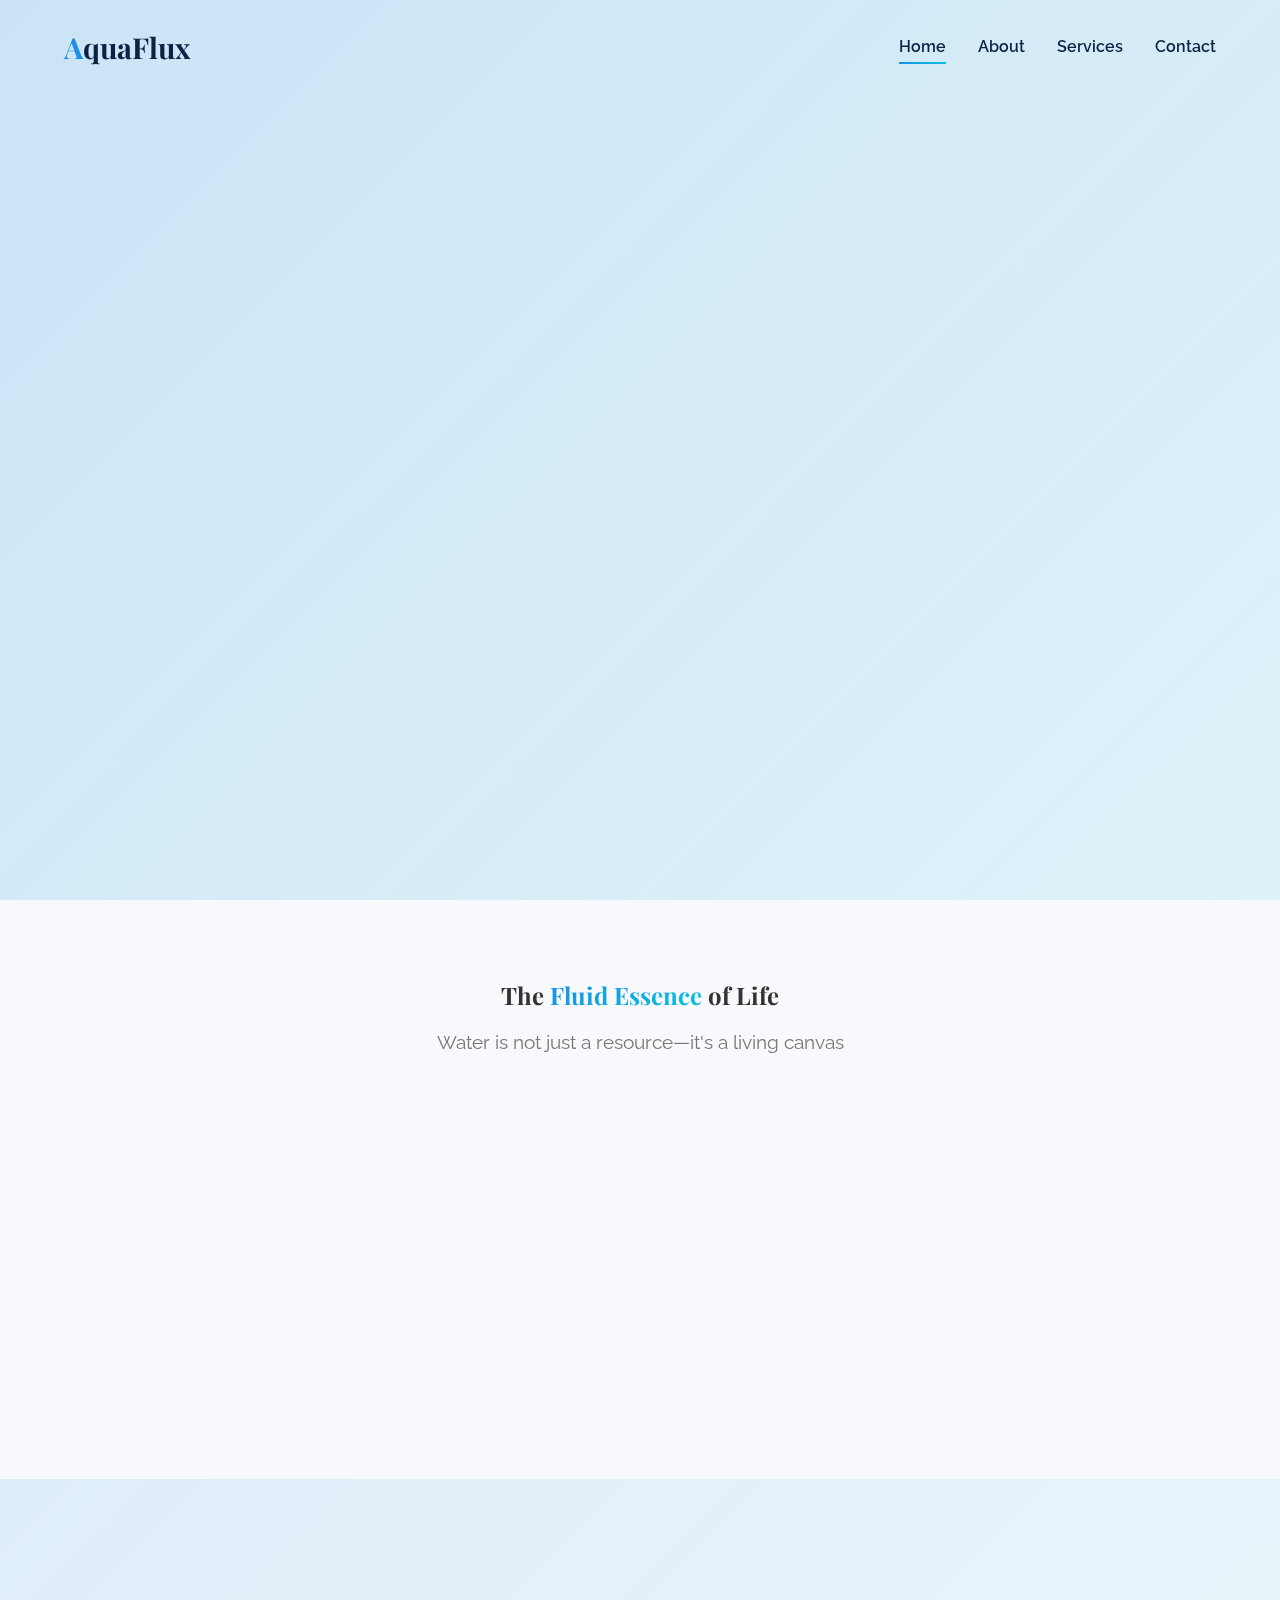
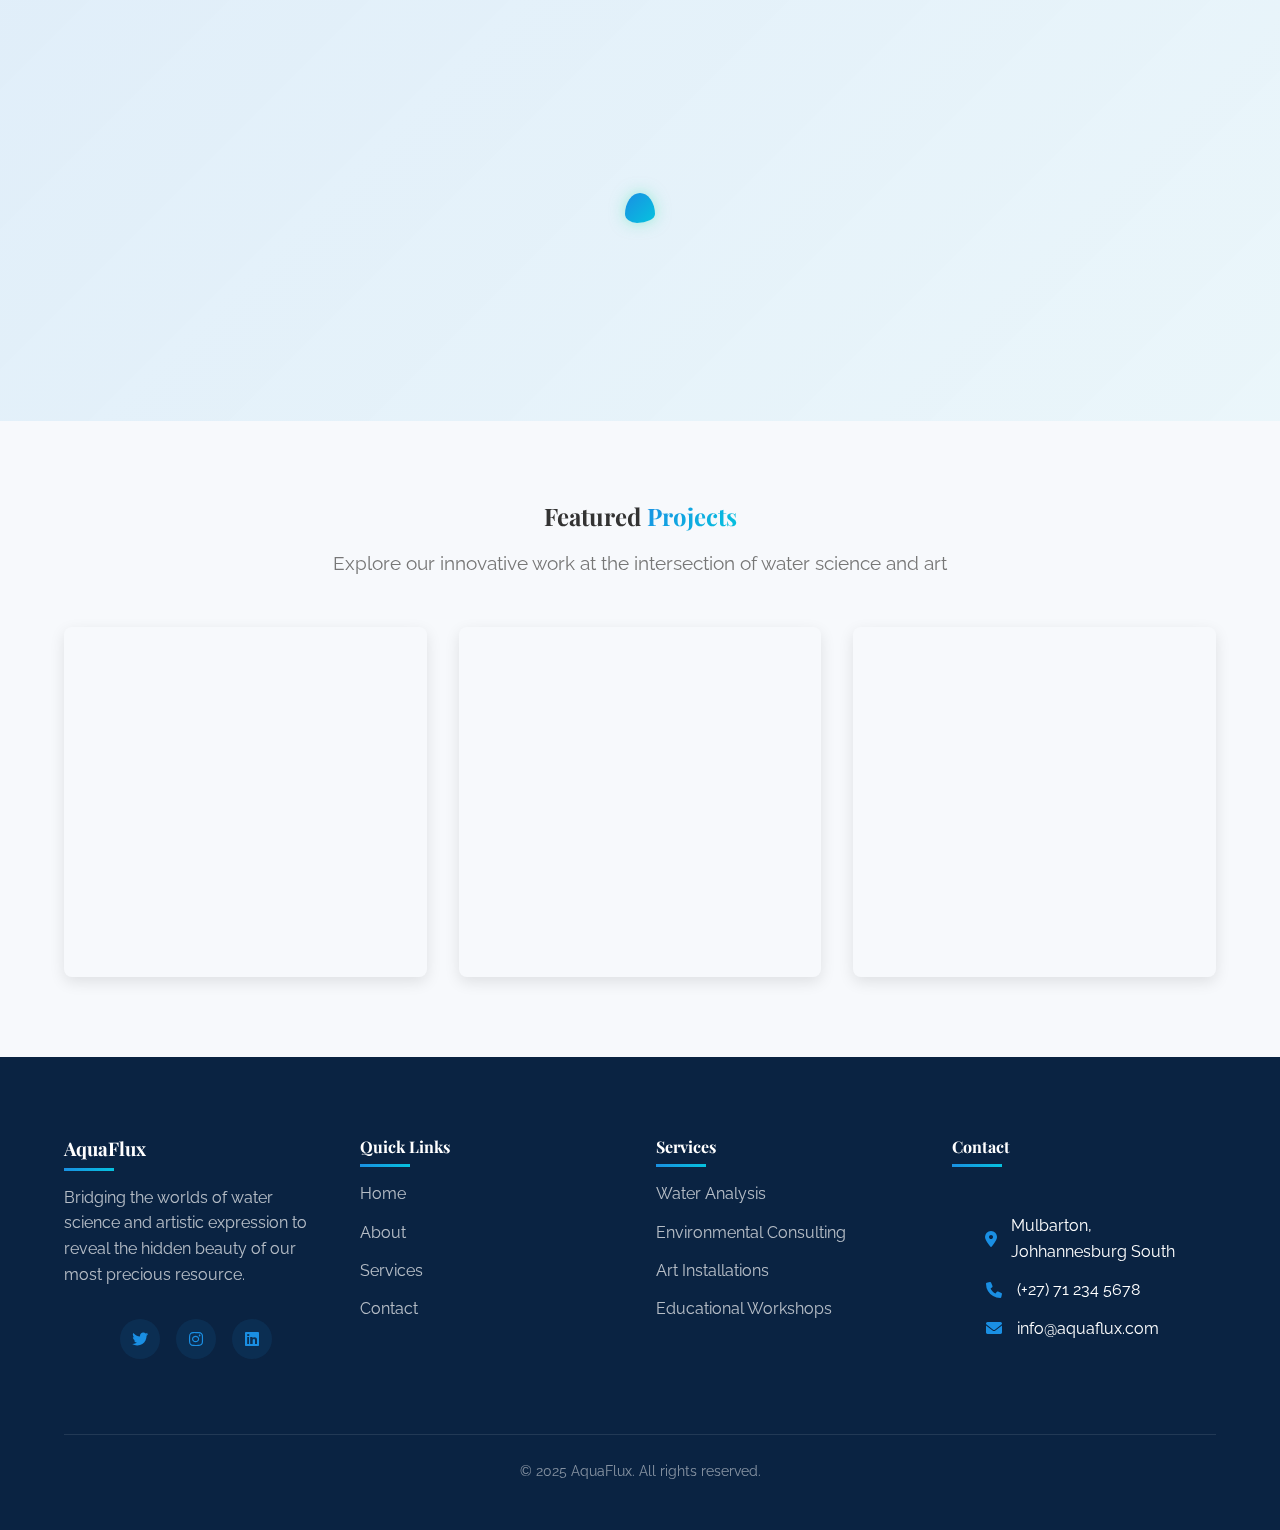
<file: index.html>
<!DOCTYPE html>
<html lang="en">
<head>
    <meta charset="UTF-8">
    <meta name="viewport" content="width=device-width, initial-scale=1.0">
    <title>AquaFlux | Water Science & Art</title>
    <link rel="stylesheet" href="css/main.css">
    <link rel="stylesheet" href="css/animations.css">
    <link rel="preconnect" href="https://fonts.googleapis.com">
    <link rel="preconnect" href="https://fonts.gstatic.com" crossorigin>
    <link href="https://fonts.googleapis.com/css2?family=Playfair+Display:wght@400;700&family=Raleway:wght@300;400;600&display=swap" rel="stylesheet">
    <link rel="stylesheet" href="https://cdnjs.cloudflare.com/ajax/libs/font-awesome/6.0.0-beta3/css/all.min.css">
</head>
<body>
    <div class="water-overlay"></div>
    
    <header class="main-header">
        <div class="container">
            <a href="index.html" class="logo">AquaFlux</a>
            
            <nav class="main-nav">
                <ul>
                    <li><a href="index.html" class="active">Home</a></li>
                    <li><a href="about.html">About</a></li>
                    <li><a href="services.html">Services</a></li>
                    <li><a href="contact.html">Contact</a></li>
                </ul>
            </nav>
            
            <div class="mobile-menu-toggle">
                <span></span>
                <span></span>
                <span></span>
            </div>
        </div>
    </header>
    
    <main>
        <section class="hero">
            <div class="container">
                <div class="hero-content">
                    <h1 class="animate-fade-in">Where Water Meets <span class="highlight">Art & Science</span></h1>
                    <p class="animate-slide-up">Exploring the beauty and complexity of water through innovative research and creative expression.</p>
                    <a href="services.html" class="btn btn-primary animate-slide-up">Discover Our Work</a>
                </div>
            </div>
        </section>
        
        <section class="intro-section">
            <div class="container">
                <div class="section-header">
                    <h2>The <span class="text-gradient">Fluid Essence</span> of Life</h2>
                    <p class="subtitle">Water is not just a resource—it's a living canvas</p>
                </div>
                
                <div class="grid-container">
                    <div class="grid-item animate-card">
                        <div class="card">
                            <div class="card-icon">
                                <i class="fas fa-tint"></i>
                            </div>
                            <h3>Water Analysis</h3>
                            <p>Precision testing and comprehensive water quality assessment using cutting-edge technology.</p>
                        </div>
                    </div>
                    
                    <div class="grid-item animate-card">
                        <div class="card">
                            <div class="card-icon">
                                <i class="fas fa-leaf"></i>
                            </div>
                            <h3>Ecosystem Studies</h3>
                            <p>Understanding aquatic ecosystems and their delicate balance with surrounding environments.</p>
                        </div>
                    </div>
                    
                    <div class="grid-item animate-card">
                        <div class="card">
                            <div class="card-icon">
                                <i class="fas fa-paint-brush"></i>
                            </div>
                            <h3>Artistic Exploration</h3>
                            <p>Capturing the beauty of water through photography, installations, and digital media.</p>
                        </div>
                    </div>
                </div>
            </div>
        </section>
        
        <section class="water-art-section">
            <div class="container">
                <div class="water-art-content">
                    <h2 class="animate-fade-in">The <span class="text-outline">Art</span> of Hydrology</h2>
                    <p class="animate-slide-up">Our work bridges the gap between scientific rigor and artistic expression, revealing water's hidden patterns and rhythms.</p>
                    <div class="water-drop-animation">
                        <div class="drop"></div>
                        <div class="ripple"></div>
                    </div>
                </div>
            </div>
        </section>
        
        <section class="featured-projects">
            <div class="container">
                <div class="section-header">
                    <h2>Featured <span class="text-gradient">Projects</span></h2>
                    <p class="subtitle">Explore our innovative work at the intersection of water science and art</p>
                </div>
                
                <div class="project-grid">
                    <div class="project-card">
                        <div class="project-image" style="background-image: url('https://images.unsplash.com/photo-1505118380757-91f5f5632de0?ixlib=rb-1.2.1&auto=format&fit=crop&w=800&q=80');">
                            <div class="project-overlay">
                                <h3>Microscopic Water Patterns</h3>
                                <a href="#" class="btn btn-outline">View Project</a>
                            </div>
                        </div>
                    </div>
                    
                    <div class="project-card">
                        <div class="project-image" style="background-image: url('https://unsplash.com/photos/pouring-water-on-persons-hands-YpZ2cj4s0oo');">
                            <div class="project-overlay">
                                <h3>Urban Water Systems</h3>
                                <a href="#" class="btn btn-outline">View Project</a>
                            </div>
                        </div>
                    </div>
                    
                    <div class="project-card">
                        <div class="project-image" style="background-image: url('https://images.unsplash.com/photo-1517420704952-d9f39e95b43e?ixlib=rb-1.2.1&auto=format&fit=crop&w=800&q=80');">
                            <div class="project-overlay">
                                <h3>Water Light Refractions</h3>
                                <a href="#" class="btn btn-outline">View Project</a>
                            </div>
                        </div>
                    </div>
                </div>
            </div>
        </section>
    </main>
    
    <footer class="main-footer">
        <div class="container">
            <div class="footer-grid">
                <div class="footer-col">
                    <h3>AquaFlux</h3>
                    <p>Bridging the worlds of water science and artistic expression to reveal the hidden beauty of our most precious resource.</p>
                    <div class="social-links">
                        <a href="#"><i class="fab fa-twitter"></i></a>
                        <a href="#"><i class="fab fa-instagram"></i></a>
                        <a href="#"><i class="fab fa-linkedin"></i></a>
                    </div>
                </div>
                
                <div class="footer-col">
                    <h4>Quick Links</h4>
                    <ul>
                        <li><a href="index.html">Home</a></li>
                        <li><a href="about.html">About</a></li>
                        <li><a href="services.html">Services</a></li>
                        <li><a href="contact.html">Contact</a></li>
                    </ul>
                </div>
                
                <div class="footer-col">
                    <h4>Services</h4>
                    <ul>
                        <li><a href="#">Water Analysis</a></li>
                        <li><a href="#">Environmental Consulting</a></li>
                        <li><a href="#">Art Installations</a></li>
                        <li><a href="#">Educational Workshops</a></li>
                    </ul>
                </div>
                
                <div class="footer-col">
                    <h4>Contact</h4>
                    <ul class="contact-info">
                        <li><i class="fas fa-map-marker-alt"></i> Mulbarton, Johhannesburg South </li>
                        <li><i class="fas fa-phone"></i> (+27) 71 234 5678</li>
                        <li><i class="fas fa-envelope"></i> info@aquaflux.com</li>
                    </ul>
                </div>
            </div>
            
            <div class="footer-bottom">
                <p>&copy; 2025 AquaFlux. All rights reserved.</p>
            </div>
        </div>
    </footer>
    
    <script src="js/main.js"></script>
</body>
</html>
</file>
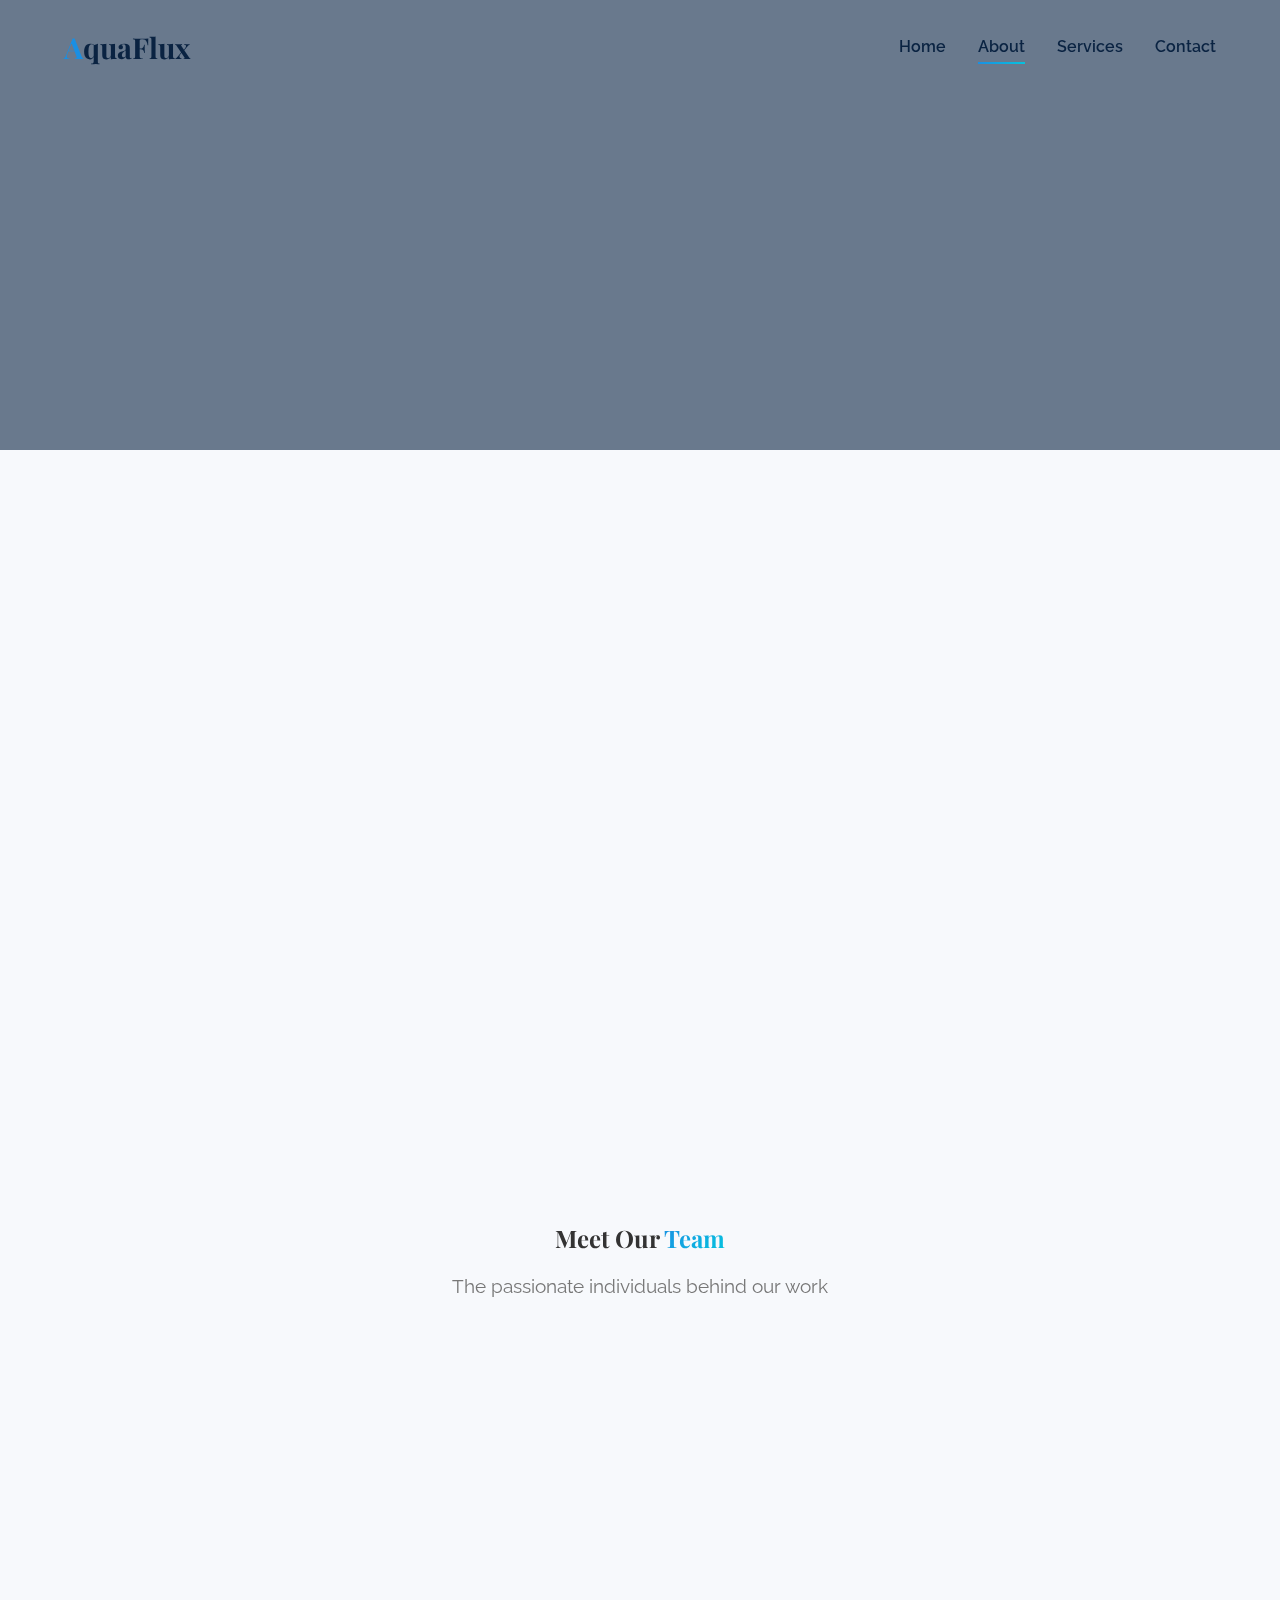
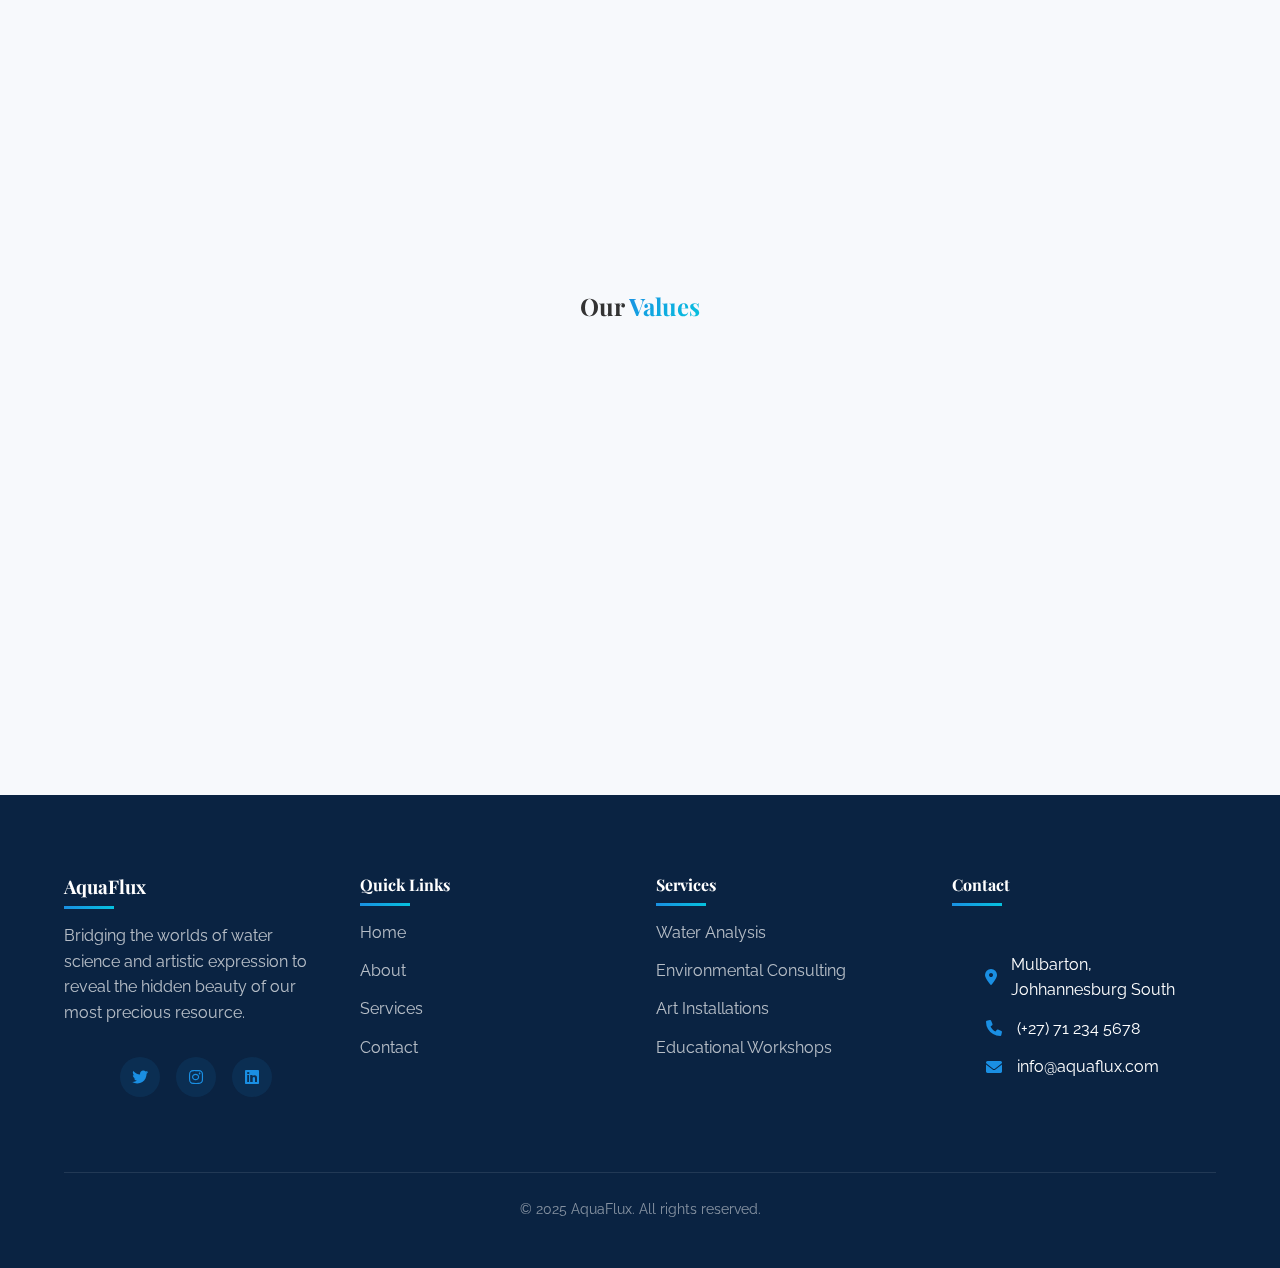
<file: about.html>
<!DOCTYPE html>
<html lang="en">
<head>
    <meta charset="UTF-8">
    <meta name="viewport" content="width=device-width, initial-scale=1.0">
    <title>About | AquaFlux</title>
    <link rel="stylesheet" href="css/main.css">
    <link rel="stylesheet" href="css/animations.css">
    <link rel="preconnect" href="https://fonts.googleapis.com">
    <link rel="preconnect" href="https://fonts.gstatic.com" crossorigin>
    <link href="https://fonts.googleapis.com/css2?family=Playfair+Display:wght@400;700&family=Raleway:wght@300;400;600&display=swap" rel="stylesheet">
    <link rel="stylesheet" href="https://cdnjs.cloudflare.com/ajax/libs/font-awesome/6.0.0-beta3/css/all.min.css">
</head>
<body>
    <div class="water-overlay"></div>
    
    <header class="main-header">
        <div class="container">
            <a href="index.html" class="logo">AquaFlux</a>
            
            <nav class="main-nav">
                <ul>
                    <li><a href="index.html">Home</a></li>
                    <li><a href="about.html" class="active">About</a></li>
                    <li><a href="services.html">Services</a></li>
                    <li><a href="contact.html">Contact</a></li>
                </ul>
            </nav>
            
            <div class="mobile-menu-toggle">
                <span></span>
                <span></span>
                <span></span>
            </div>
        </div>
    </header>
    
    <main>
        <section class="page-hero" style="background-image: url('https://images.unsplash.com/photo-1498550744921-75f79806b8a7?ixlib=rb-1.2.1&auto=format&fit=crop&w=1350&q=80');">
            <div class="container">
                <div class="hero-content">
                    <h1 class="animate-fade-in">Our <span class="highlight">Story</span></h1>
                    <p class="animate-slide-up">The journey of AquaFlux and our passion for water's dual nature</p>
                </div>
            </div>
        </section>
        
        <section class="about-section">
            <div class="container">
                <div class="about-grid">
                    <div class="about-content animate-slide-left">
                        <h2>The <span class="text-gradient">Vision</span> Behind AquaFlux</h2>
                        <p>Founded in 2022 by Environmental scientist and web developer, Mrs. Faith T. Tshisikule , AquaFlux began as a passion project to give water a different definition than just a natural resource. What started as scientific photography evolved into a multidisciplinary exploration of water's artistic and scientific dimensions.</p>
                        <p>Today, our team includes hydrologists, environmental scientists, photographers, software engineers and digital artists united by a common goal: to reveal water's hidden stories through both rigorous analysis and creative interpretation.</p>
                    </div>
                    <div class="about-image animate-slide-right">
                        <div class="image-frame">
                            <img src="images/pic1.jpg" alt="Team working in lab">
                        </div>
                    </div>
                </div>
            </div>
        </section>
        
        <section class="team-section">
            <div class="container">
                <div class="section-header">
                    <h2>Meet Our <span class="text-gradient">Team</span></h2>
                    <p class="subtitle">The passionate individuals behind our work</p>
                </div>
                
                <div class="team-grid">
                    <div class="team-member animate-card">
                        <div class="member-image" style="background-image: url('images/WhatsApp\ Image\ 2025-05-15\ at\ 02.39.22_5e57a9cb.jpg');"></div>
                        <h3>Mrs. T.F Tshisikule</h3>
                        <p class="position">Founder & Lead Scientist</p>
                        <p class="bio">Environmental Scientist, & Lead researcher in water quality and sustainability. </p>
                    </div>
                    
                    <div class="team-member animate-card">
                        <div class="member-image" style="background-image: url('https://images.unsplash.com/photo-1560250097-0b93528c311a?ixlib=rb-1.2.1&auto=format&fit=crop&w=634&q=80');"></div>
                        <h3>Marcus Chen</h3>
                        <p class="position">Hydrologist</p>
                        <p class="bio">Specializes in urban water systems and sustainable infrastructure solutions.</p>
                    </div>
                    
                    <div class="team-member animate-card">
                        <div class="member-image" style="background-image: url('https://images.unsplash.com/photo-1551836022-d5d88e9218df?ixlib=rb-1.2.1&auto=format&fit=crop&w=634&q=80');"></div>
                        <h3>Sophia Rivera</h3>
                        <p class="position">Visual Artist</p>
                        <p class="bio">Creates immersive installations that translate scientific data into sensory experiences.</p>
                    </div>
                </div>
            </div>
        </section>
        
        <section class="values-section">
            <div class="container">
                <div class="section-header">
                    <h2>Our <span class="text-gradient">Values</span></h2>
                </div>
                
                <div class="values-grid">
                    <div class="value-item animate-fade-in">
                        <div class="value-icon">
                            <i class="fas fa-atom"></i>
                        </div>
                        <h3>Scientific Integrity</h3>
                        <p>We maintain rigorous standards in all our research and analysis, ensuring accuracy and reliability in our findings.</p>
                    </div>
                    
                    <div class="value-item animate-fade-in">
                        <div class="value-icon">
                            <i class="fas fa-palette"></i>
                        </div>
                        <h3>Artistic Innovation</h3>
                        <p>We push creative boundaries to find new ways of representing water's complexity and beauty.</p>
                    </div>
                    
                    <div class="value-item animate-fade-in">
                        <div class="value-icon">
                            <i class="fas fa-globe-americas"></i>
                        </div>
                        <h3>Environmental Stewardship</h3>
                        <p>We're committed to protecting water resources and promoting sustainable practices.</p>
                    </div>
                    
                    <div class="value-item animate-fade-in">
                        <div class="value-icon">
                            <i class="fas fa-users"></i>
                        </div>
                        <h3>Community Engagement</h3>
                        <p>We believe in sharing knowledge and inspiring others to appreciate water's importance.</p>
                    </div>
                </div>
            </div>
        </section>
    </main>
    
    <footer class="main-footer">
        <div class="container">
            <div class="footer-grid">
                <div class="footer-col">
                    <h3>AquaFlux</h3>
                    <p>Bridging the worlds of water science and artistic expression to reveal the hidden beauty of our most precious resource.</p>
                    <div class="social-links">
                        <a href="#"><i class="fab fa-twitter"></i></a>
                        <a href="#"><i class="fab fa-instagram"></i></a>
                        <a href="#"><i class="fab fa-linkedin"></i></a>
                    </div>
                </div>
                
                <div class="footer-col">
                    <h4>Quick Links</h4>
                    <ul>
                        <li><a href="index.html">Home</a></li>
                        <li><a href="about.html">About</a></li>
                        <li><a href="services.html">Services</a></li>
                        <li><a href="contact.html">Contact</a></li>
                    </ul>
                </div>
                
                <div class="footer-col">
                    <h4>Services</h4>
                    <ul>
                        <li><a href="#">Water Analysis</a></li>
                        <li><a href="#">Environmental Consulting</a></li>
                        <li><a href="#">Art Installations</a></li>
                        <li><a href="#">Educational Workshops</a></li>
                    </ul>
                </div>
                
                <div class="footer-col">
                    <h4>Contact</h4>
                     <ul class="contact-info">
                        <li><i class="fas fa-map-marker-alt"></i> Mulbarton, Johhannesburg South </li>
                        <li><i class="fas fa-phone"></i> (+27) 71 234 5678</li>
                        <li><i class="fas fa-envelope"></i> info@aquaflux.com</li>
                    </ul>
                </div>
            </div>
            
            <div class="footer-bottom">
                <p>&copy; 2025 AquaFlux. All rights reserved.</p>
            </div>
        </div>
    </footer>
    
    <script src="js/main.js"></script>
</body>
</html>
</file>
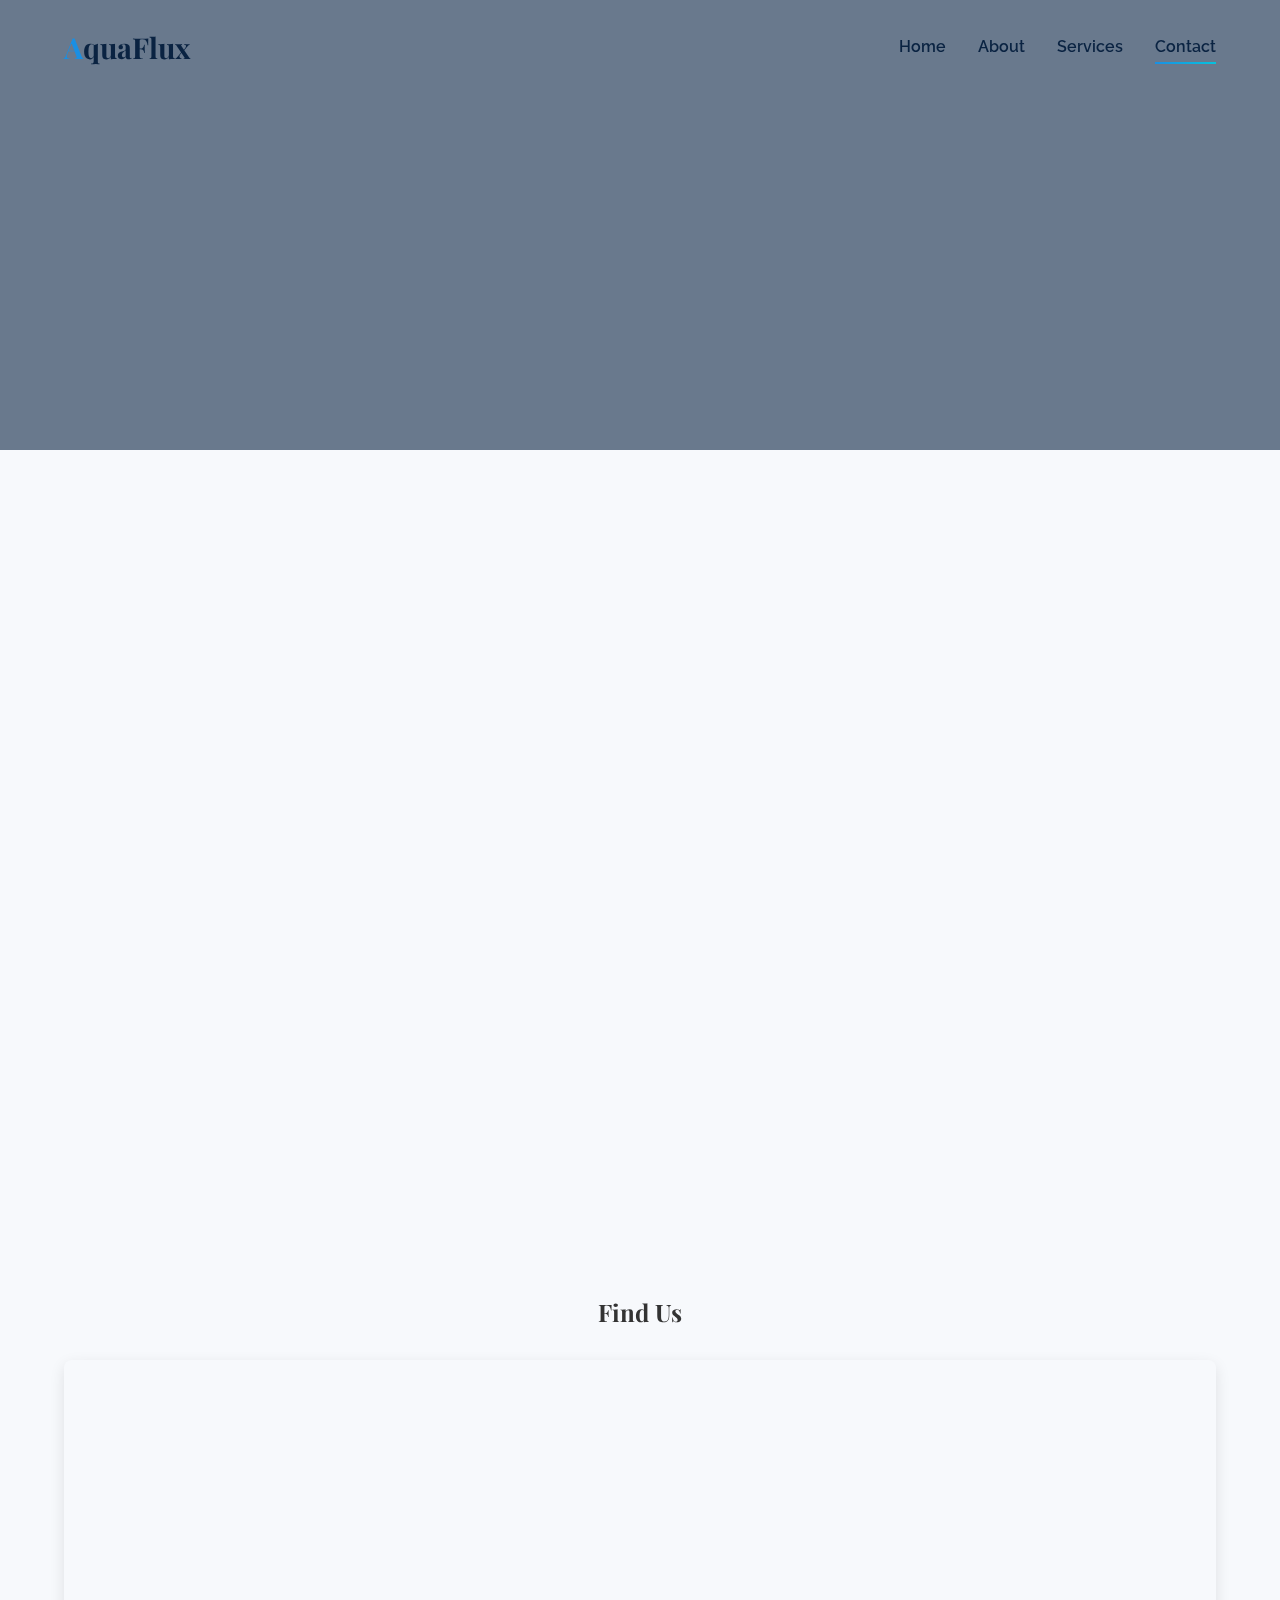
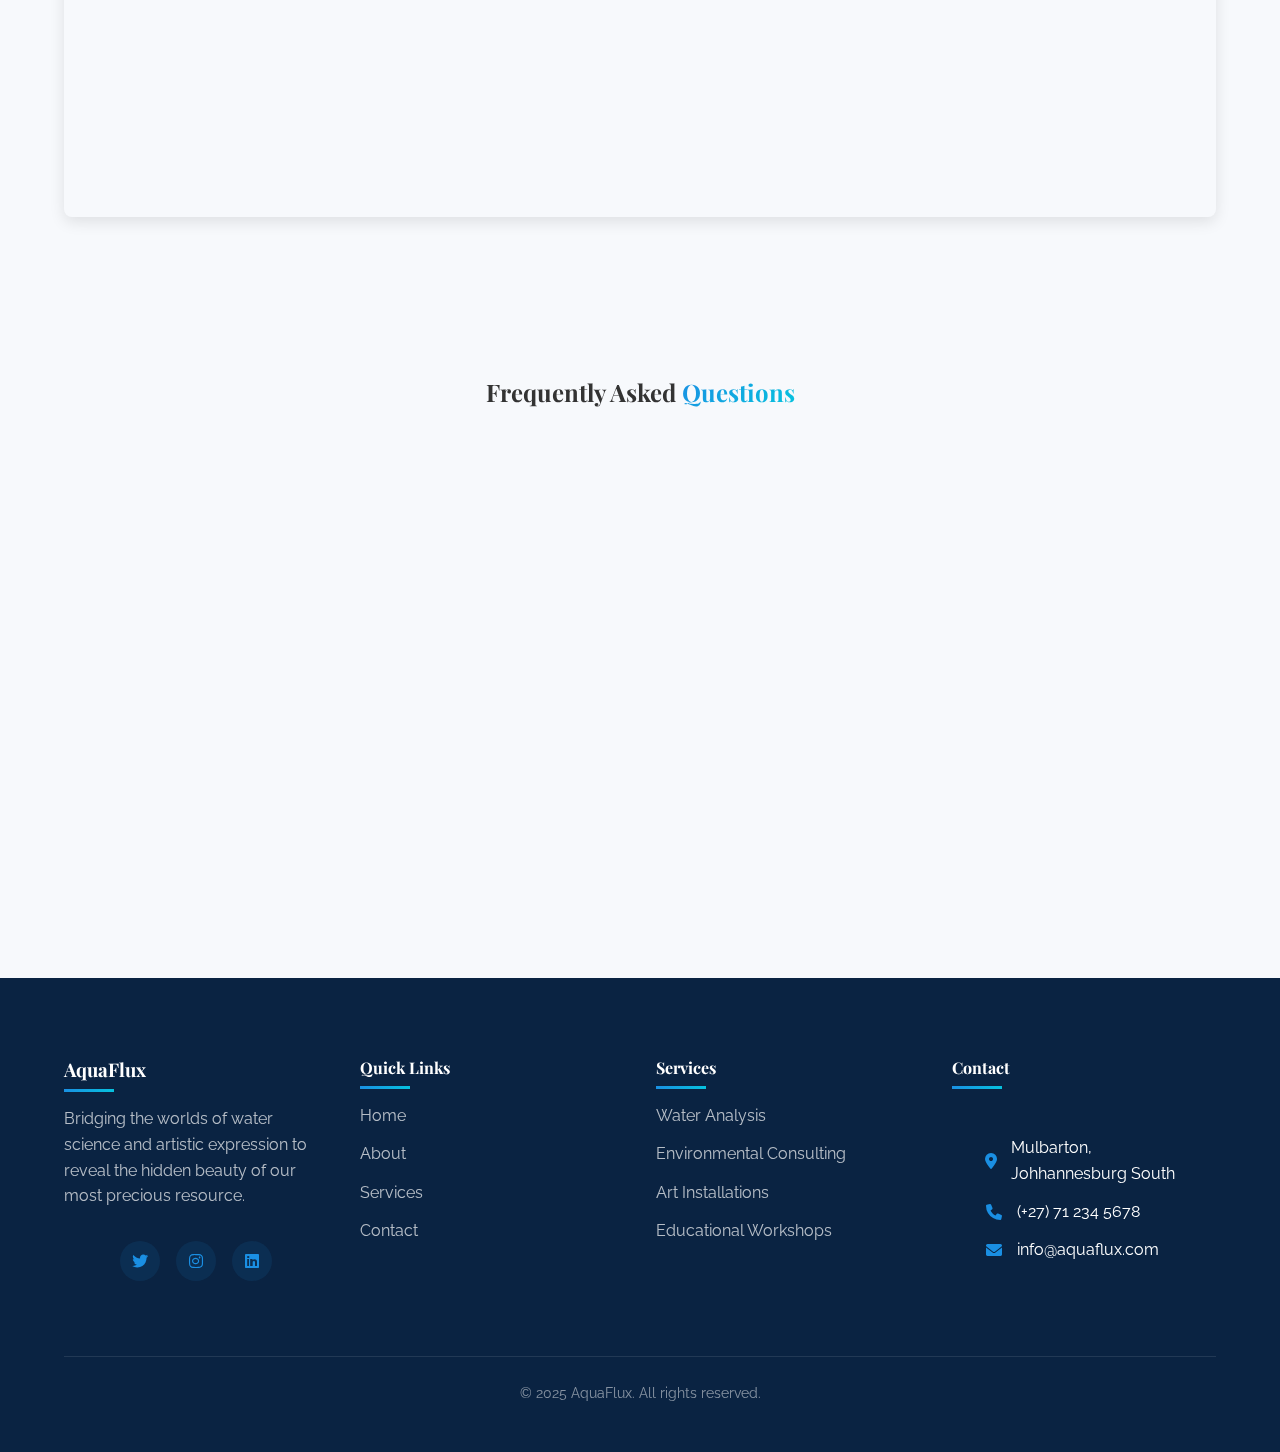
<file: contact.html>
<!DOCTYPE html>
<html lang="en">
<head>
    <meta charset="UTF-8">
    <meta name="viewport" content="width=device-width, initial-scale=1.0">
    <title>Contact | AquaFlux</title>
    <link rel="stylesheet" href="css/main.css">
    <link rel="stylesheet" href="css/animations.css">
    <link rel="preconnect" href="https://fonts.googleapis.com">
    <link rel="preconnect" href="https://fonts.gstatic.com" crossorigin>
    <link href="https://fonts.googleapis.com/css2?family=Playfair+Display:wght@400;700&family=Raleway:wght@300;400;600&display=swap" rel="stylesheet">
    <link rel="stylesheet" href="https://cdnjs.cloudflare.com/ajax/libs/font-awesome/6.0.0-beta3/css/all.min.css">
</head>
<body>
    <div class="water-overlay"></div>
    
    <header class="main-header">
        <div class="container">
            <a href="index.html" class="logo">AquaFlux</a>
            
            <nav class="main-nav">
                <ul>
                    <li><a href="index.html">Home</a></li>
                    <li><a href="about.html">About</a></li>
                    <li><a href="services.html">Services</a></li>
                    <li><a href="contact.html" class="active">Contact</a></li>
                </ul>
            </nav>
            
            <div class="mobile-menu-toggle">
                <span></span>
                <span></span>
                <span></span>
            </div>
        </div>
    </header>
    
    <main>
        <section class="page-hero" style="background-image: url('https://images.unsplash.com/photo-1518314916381-77a37c2a49ae?ixlib=rb-1.2.1&auto=format&fit=crop&w=1350&q=80');">
            <div class="container">
                <div class="hero-content">
                    <h1 class="animate-fade-in">Get In <span class="highlight">Touch</span></h1>
                    <p class="animate-slide-up">We'd love to hear about your water-related projects and questions</p>
                </div>
            </div>
        </section>
        
        <section class="contact-section">
            <div class="container">
                <div class="contact-grid">
                    <div class="contact-form animate-slide-left">
                        <h2>Send Us a Message</h2>
                        <form id="contactForm">
                            <div class="form-group">
                                <label for="name">Name</label>
                                <input type="text" id="name" name="name" required>
                            </div>
                            
                            <div class="form-group">
                                <label for="email">Email</label>
                                <input type="email" id="email" name="email" required>
                            </div>
                            
                            <div class="form-group">
                                <label for="subject">Subject</label>
                                <input type="text" id="subject" name="subject" required>
                            </div>
                            
                            <div class="form-group">
                                <label for="message">Message</label>
                                <textarea id="message" name="message" rows="5" required></textarea>
                            </div>
                            
                            <button type="submit" class="btn btn-primary">Send Message</button>
                        </form>
                    </div>
                    
                    <div class="contact-info animate-slide-right">
                        <h2>Contact Information</h2>
                        
                        <div class="info-item">
                            <div class="info-icon">
                                <i class="fas fa-map-marker-alt"></i>
                            </div>
                            <div class="info-content">
                                <h3>Address</h3>
                                <p>123 Waterfront Drive<br>Portland, OR 97201</p>
                            </div>
                        </div>
                        
                        <div class="info-item">
                            <div class="info-icon">
                                <i class="fas fa-phone"></i>
                            </div>
                            <div class="info-content">
                                <h3>Phone</h3>
                                <p>(555) 123-4567</p>
                            </div>
                        </div>
                        
                        <div class="info-item">
                            <div class="info-icon">
                                <i class="fas fa-envelope"></i>
                            </div>
                            <div class="info-content">
                                <h3>Email</h3>
                                <p>info@aquaflux.com</p>
                            </div>
                        </div>
                        
                        <div class="info-item">
                            <div class="info-icon">
                                <i class="fas fa-clock"></i>
                            </div>
                            <div class="info-content">
                                <h3>Hours</h3>
                                <p>Monday - Friday: 9am - 5pm<br>Saturday: 10am - 2pm<br>Sunday: Closed</p>
                            </div>
                        </div>
                        
                        <div class="social-links">
                            <a href="#"><i class="fab fa-twitter"></i></a>
                            <a href="#"><i class="fab fa-instagram"></i></a>
                            <a href="#"><i class="fab fa-linkedin"></i></a>
                            <a href="#"><i class="fab fa-youtube"></i></a>
                        </div>
                    </div>
                </div>
            </div>
        </section>
        
        <section class="map-section">
            <div class="container">
                <h2>Find Us</h2>
                <div class="map-container">
                    <iframe src="https://www.google.com/maps/embed?pb=!1m18!1m12!1m3!1d2795.302837355284!2d-122.6810226844406!3d45.52355897910168!2m3!1f0!2f0!3f0!3m2!1i1024!2i768!4f13.1!3m3!1m2!1s0x54950a023ba35679%3A0xdea7938bacfe0f06!2sWaterfront%20Park!5e0!3m2!1sen!2sus!4v1629830385363!5m2!1sen!2sus" width="100%" height="450" style="border:0;" allowfullscreen="" loading="lazy"></iframe>
                </div>
            </div>
        </section>
        
        <section class="faq-section">
            <div class="container">
                <div class="section-header">
                    <h2>Frequently Asked <span class="text-gradient">Questions</span></h2>
                </div>
                
                <div class="faq-container">
                    <div class="faq-item animate-card">
                        <div class="faq-question">
                            <h3>What types of water analysis do you perform?</h3>
                            <i class="fas fa-chevron-down"></i>
                        </div>
                        <div class="faq-answer">
                            <p>We offer comprehensive water testing including microbial analysis, chemical composition, heavy metal detection, pH balance, turbidity, and mineral content. Our lab is equipped to handle everything from drinking water to complex environmental samples.</p>
                        </div>
                    </div>
                    
                    <div class="faq-item animate-card">
                        <div class="faq-question">
                            <h3>How long does a typical water analysis take?</h3>
                            <i class="fas fa-chevron-down"></i>
                        </div>
                        <div class="faq-answer">
                            <p>Standard tests typically take 3-5 business days. More complex analyses may require 7-10 days. Rush services are available for an additional fee. We'll always provide a timeline estimate when we receive your samples.</p>
                        </div>
                    </div>
                    
                    <div class="faq-item animate-card">
                        <div class="faq-question">
                            <h3>Can you create custom art installations based on specific water data?</h3>
                            <i class="fas fa-chevron-down"></i>
                        </div>
                        <div class="faq-answer">
                            <p>Absolutely! Many of our most interesting projects begin with a client's unique water data set. We'll work with you to develop concepts that accurately represent your data while creating an engaging visual or sensory experience.</p>
                        </div>
                    </div>
                    
                    <div class="faq-item animate-card">
                        <div class="faq-question">
                            <h3>Do you offer educational programs for schools?</h3>
                            <i class="fas fa-chevron-down"></i>
                        </div>
                        <div class="faq-answer">
                            <p>Yes, we have age-appropriate programs for K-12 students as well as university-level workshops. Our educational offerings combine hands-on science with creative activities to engage students with water topics.</p>
                        </div>
                    </div>
                    
                    <div class="faq-item animate-card">
                        <div class="faq-question">
                            <h3>What areas do you serve for field work?</h3>
                            <i class="fas fa-chevron-down"></i>
                        </div>
                        <div class="faq-answer">
                            <p>While based in Portland, we regularly conduct field work throughout the Pacific Northwest. For projects further afield, we're happy to discuss travel arrangements. Many of our scientific analyses can be performed on samples shipped to our lab.</p>
                        </div>
                    </div>
                </div>
            </div>
        </section>
    </main>
    
    <footer class="main-footer">
        <div class="container">
            <div class="footer-grid">
                <div class="footer-col">
                    <h3>AquaFlux</h3>
                    <p>Bridging the worlds of water science and artistic expression to reveal the hidden beauty of our most precious resource.</p>
                    <div class="social-links">
                        <a href="#"><i class="fab fa-twitter"></i></a>
                        <a href="#"><i class="fab fa-instagram"></i></a>
                        <a href="#"><i class="fab fa-linkedin"></i></a>
                    </div>
                </div>
                
                <div class="footer-col">
                    <h4>Quick Links</h4>
                    <ul>
                        <li><a href="index.html">Home</a></li>
                        <li><a href="about.html">About</a></li>
                        <li><a href="services.html">Services</a></li>
                        <li><a href="contact.html">Contact</a></li>
                    </ul>
                </div>
                
                <div class="footer-col">
                    <h4>Services</h4>
                    <ul>
                        <li><a href="#">Water Analysis</a></li>
                        <li><a href="#">Environmental Consulting</a></li>
                        <li><a href="#">Art Installations</a></li>
                        <li><a href="#">Educational Workshops</a></li>
                    </ul>
                </div>
                
                <div class="footer-col">
                    <h4>Contact</h4>
                    <ul class="contact-info">
                        <li><i class="fas fa-map-marker-alt"></i> Mulbarton, Johhannesburg South </li>
                        <li><i class="fas fa-phone"></i> (+27) 71 234 5678</li>
                        <li><i class="fas fa-envelope"></i> info@aquaflux.com</li>
                    </ul>
                </div>
            </div>
            
            <div class="footer-bottom">
                <p>&copy; 2025 AquaFlux. All rights reserved.</p>
            </div>
        </div>
    </footer>
    
    <script src="js/main.js"></script>
</body>
</html>
</file>
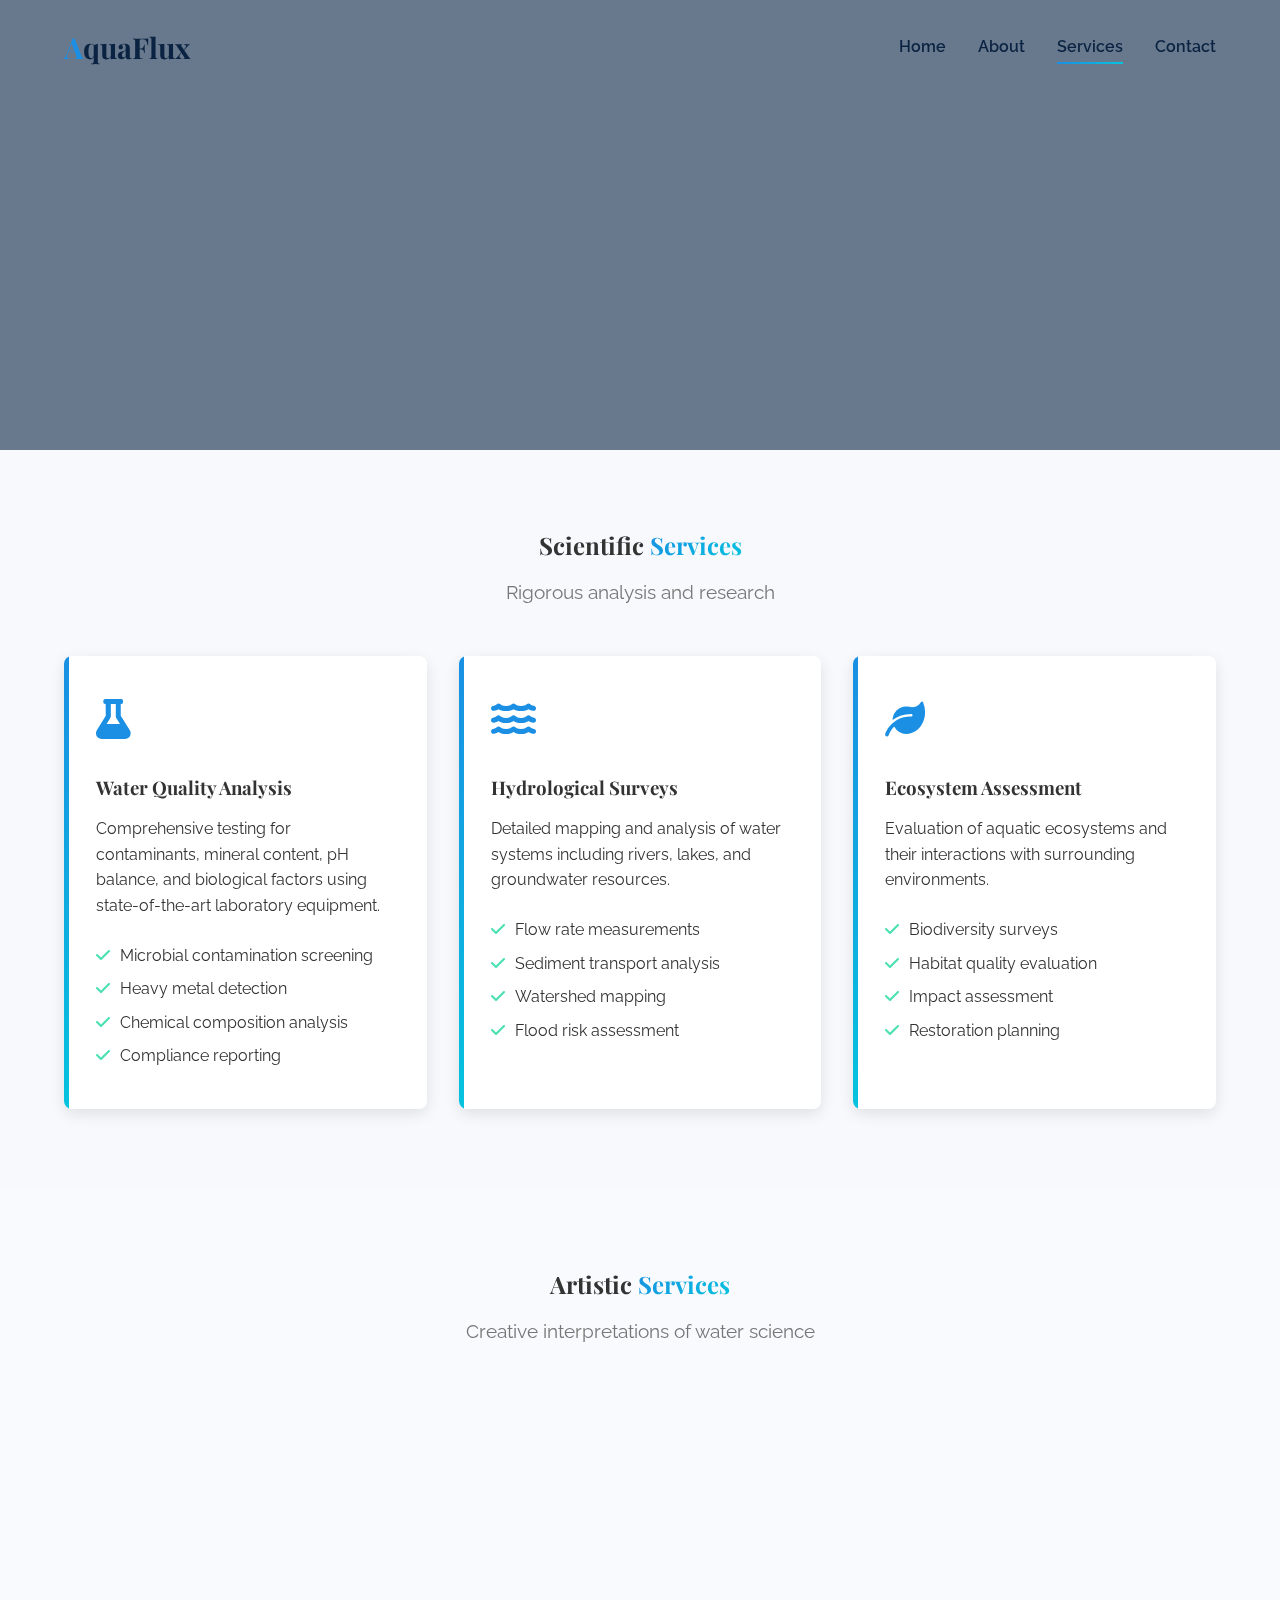
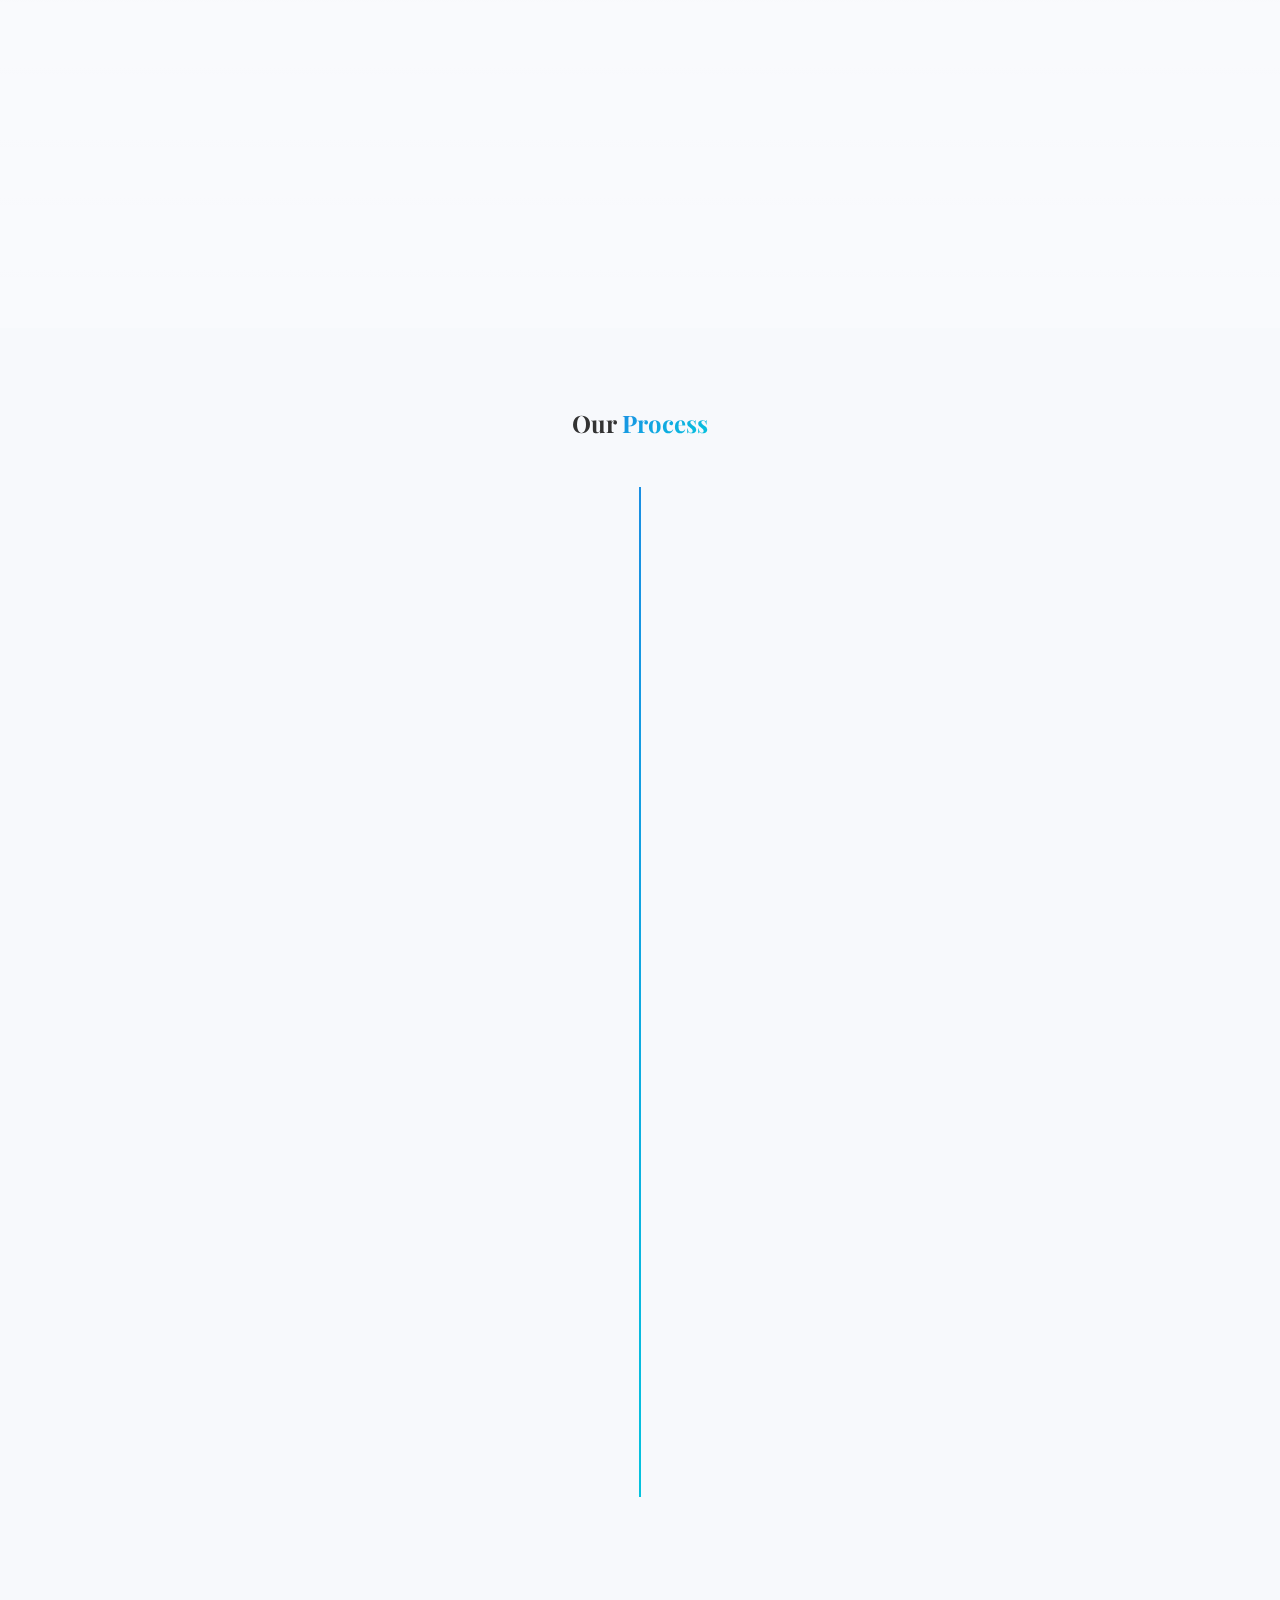
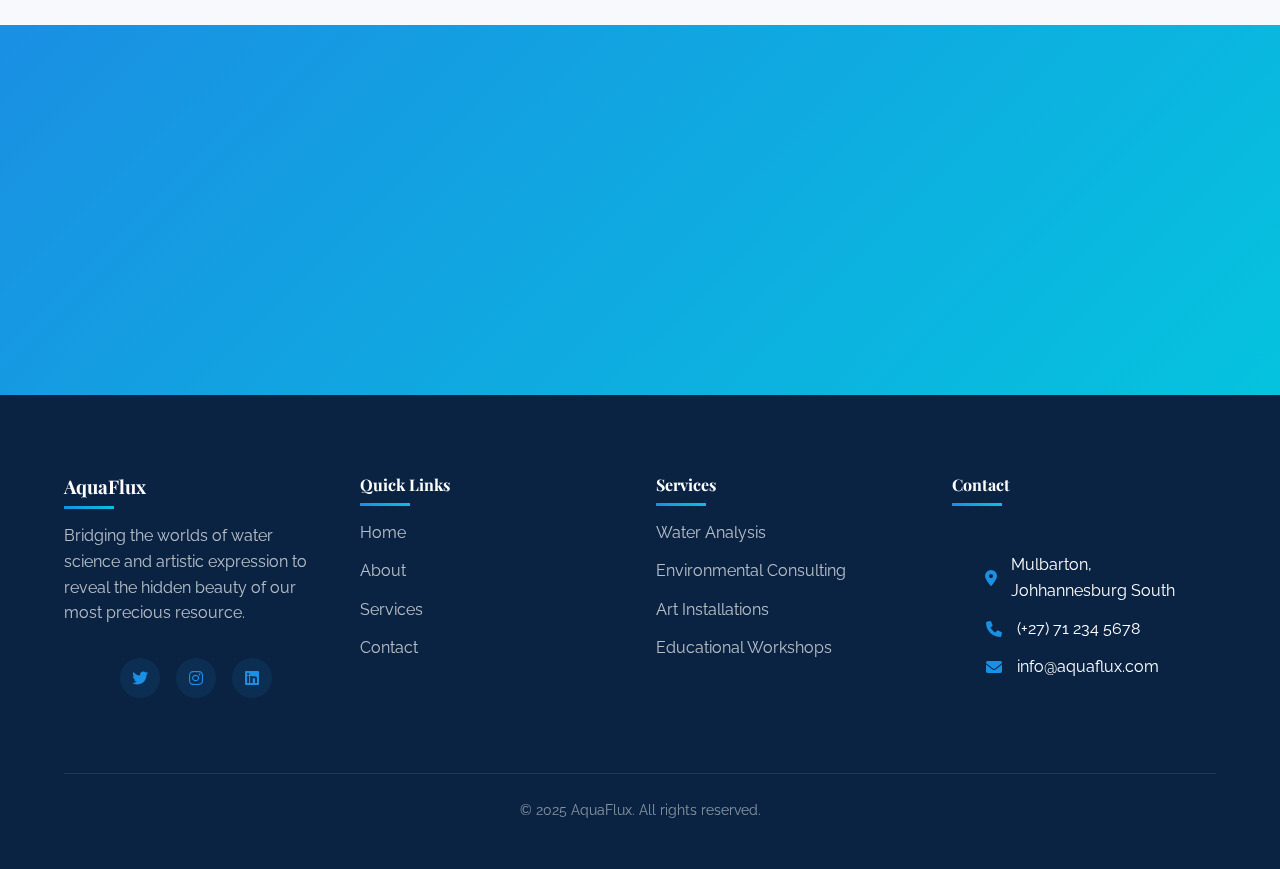
<file: services.html>
<!DOCTYPE html>
<html lang="en">
<head>
    <meta charset="UTF-8">
    <meta name="viewport" content="width=device-width, initial-scale=1.0">
    <title>Services | AquaFlux</title>
    <link rel="stylesheet" href="css/main.css">
    <link rel="stylesheet" href="css/animations.css">
    <link rel="preconnect" href="https://fonts.googleapis.com">
    <link rel="preconnect" href="https://fonts.gstatic.com" crossorigin>
    <link href="https://fonts.googleapis.com/css2?family=Playfair+Display:wght@400;700&family=Raleway:wght@300;400;600&display=swap" rel="stylesheet">
    <link rel="stylesheet" href="https://cdnjs.cloudflare.com/ajax/libs/font-awesome/6.0.0-beta3/css/all.min.css">
</head>
<body>
    <div class="water-overlay"></div>
    
    <header class="main-header">
        <div class="container">
            <a href="index.html" class="logo">AquaFlux</a>
            
            <nav class="main-nav">
                <ul>
                    <li><a href="index.html">Home</a></li>
                    <li><a href="about.html">About</a></li>
                    <li><a href="services.html" class="active">Services</a></li>
                    <li><a href="contact.html">Contact</a></li>
                </ul>
            </nav>
            
            <div class="mobile-menu-toggle">
                <span></span>
                <span></span>
                <span></span>
            </div>
        </div>
    </header>
    
    <main>
        <section class="page-hero" style="background-image: url('https://images.unsplash.com/photo-1517420704952-d9f39e95b43e?ixlib=rb-1.2.1&auto=format&fit=crop&w=1350&q=80');">
            <div class="container">
                <div class="hero-content">
                    <h1 class="animate-fade-in">Our <span class="highlight">Services</span></h1>
                    <p class="animate-slide-up">Bridging science and art to reveal water's hidden dimensions</p>
                </div>
            </div>
        </section>
        
        <section class="services-section">
            <div class="container">
                <div class="section-header">
                    <h2>Scientific <span class="text-gradient">Services</span></h2>
                    <p class="subtitle">Rigorous analysis and research</p>
                </div>
                
                <div class="services-grid">
                    <div class="service-card animate-card">
                        <div class="service-icon">
                            <i class="fas fa-flask"></i>
                        </div>
                        <h3>Water Quality Analysis</h3>
                        <p>Comprehensive testing for contaminants, mineral content, pH balance, and biological factors using state-of-the-art laboratory equipment.</p>
                        <ul class="service-features">
                            <li>Microbial contamination screening</li>
                            <li>Heavy metal detection</li>
                            <li>Chemical composition analysis</li>
                            <li>Compliance reporting</li>
                        </ul>
                    </div>
                    
                    <div class="service-card animate-card">
                        <div class="service-icon">
                            <i class="fas fa-water"></i>
                        </div>
                        <h3>Hydrological Surveys</h3>
                        <p>Detailed mapping and analysis of water systems including rivers, lakes, and groundwater resources.</p>
                        <ul class="service-features">
                            <li>Flow rate measurements</li>
                            <li>Sediment transport analysis</li>
                            <li>Watershed mapping</li>
                            <li>Flood risk assessment</li>
                        </ul>
                    </div>
                    
                    <div class="service-card animate-card">
                        <div class="service-icon">
                            <i class="fas fa-leaf"></i>
                        </div>
                        <h3>Ecosystem Assessment</h3>
                        <p>Evaluation of aquatic ecosystems and their interactions with surrounding environments.</p>
                        <ul class="service-features">
                            <li>Biodiversity surveys</li>
                            <li>Habitat quality evaluation</li>
                            <li>Impact assessment</li>
                            <li>Restoration planning</li>
                        </ul>
                    </div>
                </div>
            </div>
        </section>
        
        <section class="services-section light-bg">
            <div class="container">
                <div class="section-header">
                    <h2>Artistic <span class="text-gradient">Services</span></h2>
                    <p class="subtitle">Creative interpretations of water science</p>
                </div>
                
                <div class="services-grid">
                    <div class="service-card animate-card">
                        <div class="service-icon">
                            <i class="fas fa-camera"></i>
                        </div>
                        <h3>Scientific Photography</h3>
                        <p>High-resolution imaging of water at various scales, from macroscopic to microscopic.</p>
                        <ul class="service-features">
                            <li>Microscopic water crystal photography</li>
                            <li>Time-lapse flow visualization</li>
                            <li>Pollution documentation</li>
                            <li>Custom scientific imaging</li>
                        </ul>
                    </div>
                    
                    <div class="service-card animate-card">
                        <div class="service-icon">
                            <i class="fas fa-vr-cardboard"></i>
                        </div>
                        <h3>Immersive Installations</h3>
                        <p>Interactive art pieces that translate water data into sensory experiences.</p>
                        <ul class="service-features">
                            <li>Data-driven water sculptures</li>
                            <li>Interactive digital displays</li>
                            <li>Augmented reality experiences</li>
                            <li>Site-specific installations</li>
                        </ul>
                    </div>
                    
                    <div class="service-card animate-card">
                        <div class="service-icon">
                            <i class="fas fa-chalkboard-teacher"></i>
                        </div>
                        <h3>Educational Programs</h3>
                        <p>Workshops and presentations that make water science accessible and engaging.</p>
                        <ul class="service-features">
                            <li>School outreach programs</li>
                            <li>Community workshops</li>
                            <li>Corporate training</li>
                            <li>Custom curriculum development</li>
                        </ul>
                    </div>
                </div>
            </div>
        </section>
        
        <section class="process-section">
            <div class="container">
                <div class="section-header">
                    <h2>Our <span class="text-gradient">Process</span></h2>
                </div>
                
                <div class="process-timeline">
                    <div class="process-item animate-fade-in">
                        <div class="process-number">1</div>
                        <div class="process-content">
                            <h3>Discovery</h3>
                            <p>We begin by understanding your specific needs, whether it's scientific analysis or artistic interpretation. This involves initial consultations and preliminary assessments.</p>
                        </div>
                    </div>
                    
                    <div class="process-item animate-fade-in">
                        <div class="process-number">2</div>
                        <div class="process-content">
                            <h3>Research & Data Collection</h3>
                            <p>Our team conducts thorough field work, laboratory analysis, or artistic research depending on the project requirements.</p>
                        </div>
                    </div>
                    
                    <div class="process-item animate-fade-in">
                        <div class="process-number">3</div>
                        <div class="process-content">
                            <h3>Analysis & Interpretation</h3>
                            <p>Scientific data is rigorously analyzed, while artistic projects move into conceptual development and prototyping phases.</p>
                        </div>
                    </div>
                    
                    <div class="process-item animate-fade-in">
                        <div class="process-number">4</div>
                        <div class="process-content">
                            <h3>Implementation</h3>
                            <p>We deliver comprehensive reports for scientific projects or complete artistic installations, ensuring all work meets our high standards.</p>
                        </div>
                    </div>
                    
                    <div class="process-item animate-fade-in">
                        <div class="process-number">5</div>
                        <div class="process-content">
                            <h3>Review & Follow-up</h3>
                            <p>We conduct post-project evaluations and offer ongoing support to ensure complete satisfaction with our services.</p>
                        </div>
                    </div>
                </div>
            </div>
        </section>
        
        <section class="cta-section">
            <div class="container">
                <div class="cta-content">
                    <h2 class="animate-fade-in">Ready to Explore Water in New Dimensions?</h2>
                    <p class="animate-slide-up">Whether you need scientific analysis or artistic interpretation, our team can help reveal the hidden stories in water.</p>
                    <a href="contact.html" class="btn btn-primary animate-slide-up">Get in Touch</a>
                </div>
            </div>
        </section>
    </main>
    
    <footer class="main-footer">
        <div class="container">
            <div class="footer-grid">
                <div class="footer-col">
                    <h3>AquaFlux</h3>
                    <p>Bridging the worlds of water science and artistic expression to reveal the hidden beauty of our most precious resource.</p>
                    <div class="social-links">
                        <a href="#"><i class="fab fa-twitter"></i></a>
                        <a href="#"><i class="fab fa-instagram"></i></a>
                        <a href="#"><i class="fab fa-linkedin"></i></a>
                    </div>
                </div>
                
                <div class="footer-col">
                    <h4>Quick Links</h4>
                    <ul>
                        <li><a href="index.html">Home</a></li>
                        <li><a href="about.html">About</a></li>
                        <li><a href="services.html">Services</a></li>
                        <li><a href="contact.html">Contact</a></li>
                    </ul>
                </div>
                
                <div class="footer-col">
                    <h4>Services</h4>
                    <ul>
                        <li><a href="#">Water Analysis</a></li>
                        <li><a href="#">Environmental Consulting</a></li>
                        <li><a href="#">Art Installations</a></li>
                        <li><a href="#">Educational Workshops</a></li>
                    </ul>
                </div>
                
                <div class="footer-col">
                    <h4>Contact</h4>
                     <ul class="contact-info">
                        <li><i class="fas fa-map-marker-alt"></i> Mulbarton, Johhannesburg South </li>
                        <li><i class="fas fa-phone"></i> (+27) 71 234 5678</li>
                        <li><i class="fas fa-envelope"></i> info@aquaflux.com</li>
                    </ul>
                </div>
            </div>
            
            <div class="footer-bottom">
                <p>&copy; 2025 AquaFlux. All rights reserved.</p>
            </div>
        </div>
    </footer>
    
    <script src="js/main.js"></script>
</body>
</html>
</file>
<file: css/main.css>
/* Base Styles & Variables */
:root {
    --primary-color: #1a8fe3;
    --secondary-color: #05c3de;
    --accent-color: #4ce0b3;
    --dark-color: #0a2342;
    --light-color: #f7f9fc;
    --text-color: #333;
    --text-light: #777;
    --gradient: linear-gradient(135deg, var(--primary-color), var(--secondary-color));
    --font-main: 'Raleway', sans-serif;
    --font-heading: 'Playfair Display', serif;
    --transition: all 0.3s ease;
    --shadow: 0 5px 15px rgba(0, 0, 0, 0.1);
    --shadow-hover: 0 8px 25px rgba(0, 0, 0, 0.15);
    --border-radius: 8px;
    --container-width: 1200px;
}

* {
    margin: 0;
    padding: 0;
    box-sizing: border-box;
}

body {
    font-family: var(--font-main);
    color: var(--text-color);
    line-height: 1.6;
    background-color: var(--light-color);
    position: relative;
    overflow-x: hidden;
}

h1, h2, h3, h4, h5, h6 {
    font-family: var(--font-heading);
    font-weight: 700;
    line-height: 1.3;
    margin-bottom: 1rem;
}

p {
    margin-bottom: 1.5rem;
}

a {
    text-decoration: none;
    color: var(--primary-color);
    transition: var(--transition);
}

img {
    max-width: 100%;
    height: auto;
}

ul {
    list-style: none;
}

.container {
    width: 100%;
    max-width: var(--container-width);
    margin: 0 auto;
    padding: 0 1.5rem;
}

.btn {
    display: inline-block;
    padding: 0.8rem 1.8rem;
    border-radius: var(--border-radius);
    font-weight: 600;
    text-align: center;
    cursor: pointer;
    transition: var(--transition);
    border: none;
}

.btn-primary {
    background: var(--gradient);
    color: white;
    box-shadow: var(--shadow);
}

.btn-primary:hover {
    transform: translateY(-3px);
    box-shadow: var(--shadow-hover);
}

.btn-outline {
    background: transparent;
    color: white;
    border: 2px solid white;
}

.btn-outline:hover {
    background: white;
    color: var(--primary-color);
}

.text-gradient {
    background: var(--gradient);
    -webkit-background-clip: text;
    background-clip: text;
    color: transparent;
}

.text-outline {
    color: transparent;
    -webkit-text-stroke: 1px var(--primary-color);
    text-stroke: 1px var(--primary-color);
}

.highlight {
    position: relative;
    display: inline-block;
    z-index: 1;
}

.highlight::after {
    content: '';
    position: absolute;
    bottom: 5px;
    left: 0;
    width: 100%;
    height: 10px;
    background-color: rgba(74, 224, 179, 0.3);
    z-index: -1;
    transform: skew(-15deg);
}

.section-header {
    text-align: center;
    margin-bottom: 3rem;
}

.section-header .subtitle {
    color: var(--text-light);
    font-size: 1.2rem;
}

.light-bg {
    background-color: rgba(247, 249, 252, 0.8);
    padding: 5rem 0;
    position: relative;
}

.light-bg::before {
    content: '';
    position: absolute;
    top: 0;
    left: 0;
    width: 100%;
    height: 100%;
    background: linear-gradient(to bottom, rgba(255, 255, 255, 0.9), rgba(255, 255, 255, 0.7));
    z-index: -1;
}

/* Water Overlay Effect */
.water-overlay {
    position: fixed;
    top: 0;
    left: 0;
    width: 100%;
    height: 100%;
    background: url('https://images.unsplash.com/photo-1498550744921-75f79806b8a7?ixlib=rb-1.2.1&auto=format&fit=crop&w=1350&q=80') center/cover no-repeat;
    opacity: 0.03;
    z-index: -1;
    pointer-events: none;
}

/* Header Styles */
.main-header {
    position: fixed;
    top: 0;
    left: 0;
    width: 100%;
    padding: 1.5rem 0;
    z-index: 1000;
    transition: var(--transition);
}

.main-header.scrolled {
    background-color: rgba(255, 255, 255, 0.95);
    box-shadow: var(--shadow);
    padding: 1rem 0;
}

.main-header .container {
    display: flex;
    justify-content: space-between;
    align-items: center;
}

.logo {
    font-family: var(--font-heading);
    font-size: 1.8rem;
    font-weight: 700;
    color: var(--dark-color);
}

.logo::first-letter {
    color: var(--primary-color);
}

.main-nav ul {
    display: flex;
}

.main-nav li {
    margin-left: 2rem;
}

.main-nav a {
    color: var(--dark-color);
    font-weight: 600;
    position: relative;
    padding: 0.5rem 0;
}

.main-nav a::after {
    content: '';
    position: absolute;
    bottom: 0;
    left: 0;
    width: 0;
    height: 2px;
    background: var(--gradient);
    transition: var(--transition);
}

.main-nav a:hover::after,
.main-nav a.active::after {
    width: 100%;
}

.mobile-menu-toggle {
    display: none;
    flex-direction: column;
    justify-content: space-between;
    width: 30px;
    height: 21px;
    cursor: pointer;
}

.mobile-menu-toggle span {
    display: block;
    height: 3px;
    width: 100%;
    background-color: var(--dark-color);
    border-radius: 3px;
    transition: var(--transition);
}

/* Hero Section */
.hero {
    height: 100vh;
    min-height: 700px;
    display: flex;
    align-items: center;
    position: relative;
    overflow: hidden;
    background: linear-gradient(135deg, rgba(26, 143, 227, 0.2), rgba(5, 195, 222, 0.1));
}

.hero::before {
    content: '';
    position: absolute;
    top: 0;
    left: 0;
    width: 100%;
    height: 100%;
    background: url('https://images.unsplash.com/photo-1505118380757-91f5f5632de0?ixlib=rb-1.2.1&auto=format&fit=crop&w=1920&q=80') center/cover no-repeat;
    opacity: 0.4;
    z-index: -1;
}

.hero-content {
    max-width: 600px;
}

.hero h1 {
    font-size: 3.5rem;
    margin-bottom: 1.5rem;
}

.hero p {
    font-size: 1.2rem;
    margin-bottom: 2rem;
    color: var(--text-color);
}

/* Page Hero */
.page-hero {
    height: 50vh;
    min-height: 400px;
    display: flex;
    align-items: center;
    position: relative;
    background-size: cover;
    background-position: center;
    background-attachment: fixed;
}

.page-hero::before {
    content: '';
    position: absolute;
    top: 0;
    left: 0;
    width: 100%;
    height: 100%;
    background: rgba(10, 35, 66, 0.6);
    z-index: 0;
}

.page-hero .hero-content {
    position: relative;
    z-index: 1;
    color: white;
}

.page-hero h1 {
    font-size: 3rem;
}

.page-hero p {
    color: rgba(255, 255, 255, 0.9);
}

/* Grid Layouts */
.grid-container {
    display: grid;
    grid-template-columns: repeat(auto-fit, minmax(300px, 1fr));
    gap: 2rem;
    margin-top: 2rem;
}

.grid-item {
    transition: var(--transition);
}

/* Card Styles */
.card {
    background: white;
    border-radius: var(--border-radius);
    padding: 2rem;
    box-shadow: var(--shadow);
    transition: var(--transition);
    height: 100%;
}

.card:hover {
    transform: translateY(-10px);
    box-shadow: var(--shadow-hover);
}

.card-icon {
    font-size: 2.5rem;
    color: var(--primary-color);
    margin-bottom: 1.5rem;
}

/* Intro Section */
.intro-section {
    padding: 5rem 0;
    position: relative;
}

/* Water Art Section */
.water-art-section {
    padding: 8rem 0;
    background: linear-gradient(135deg, rgba(26, 143, 227, 0.1), rgba(5, 195, 222, 0.05));
    position: relative;
    overflow: hidden;
}

.water-art-content {
    text-align: center;
    max-width: 800px;
    margin: 0 auto;
    position: relative;
}

.water-art-content h2 {
    font-size: 3rem;
    margin-bottom: 1.5rem;
}

.water-drop-animation {
    position: relative;
    width: 100px;
    height: 100px;
    margin: 3rem auto 0;
}

.drop {
    position: absolute;
    top: 0;
    left: 50%;
    transform: translateX(-50%);
    width: 30px;
    height: 30px;
    background: var(--gradient);
    border-radius: 50% 50% 60% 40% / 70% 70% 30% 30%;
    box-shadow: 0 0 15px rgba(74, 224, 179, 0.5);
    z-index: 1;
}

.ripple {
    position: absolute;
    top: 50%;
    left: 50%;
    transform: translate(-50%, -50%);
    width: 30px;
    height: 30px;
    border: 2px solid var(--primary-color);
    border-radius: 50%;
    opacity: 0;
}

/* Featured Projects */
.featured-projects {
    padding: 5rem 0;
}

.project-grid {
    display: grid;
    grid-template-columns: repeat(auto-fit, minmax(350px, 1fr));
    gap: 2rem;
}

.project-card {
    border-radius: var(--border-radius);
    overflow: hidden;
    height: 350px;
    position: relative;
    box-shadow: var(--shadow);
    transition: var(--transition);
}

.project-card:hover {
    transform: translateY(-10px);
    box-shadow: var(--shadow-hover);
}

.project-image {
    width: 100%;
    height: 100%;
    background-size: cover;
    background-position: center;
    transition: var(--transition);
}

.project-overlay {
    position: absolute;
    top: 0;
    left: 0;
    width: 100%;
    height: 100%;
    background: rgba(10, 35, 66, 0.8);
    display: flex;
    flex-direction: column;
    justify-content: center;
    align-items: center;
    opacity: 0;
    transition: var(--transition);
    padding: 2rem;
    text-align: center;
    color: white;
}

.project-card:hover .project-overlay {
    opacity: 1;
}

.project-overlay h3 {
    color: white;
    margin-bottom: 1.5rem;
    font-size: 1.5rem;
}

/* About Page Styles */
.about-section {
    padding: 5rem 0;
}

.about-grid {
    display: grid;
    grid-template-columns: 1fr 1fr;
    gap: 4rem;
    align-items: center;
}

.about-image {
    position: relative;
}

.image-frame {
    border-radius: var(--border-radius);
    overflow: hidden;
    box-shadow: var(--shadow);
    position: relative;
    width: 400px;
;
}

.image-frame::before {
    content: '';
    position: absolute;
    top: 20px;
    left: 20px;
    width: 100%;
    height: 100%;
    border: 3px solid var(--accent-color);
    border-radius: var(--border-radius);
    z-index: -1;
}

.image-frame img {
    display: block;
    width: 100%;
    height: auto;
}

/* Team Section */
.team-section {
    padding: 5rem 0;
    background: linear-gradient(to bottom, rgba(247, 249, 252, 0.9), rgba(255, 255, 255, 0.7)));
}

.team-grid {
    display: grid;
    grid-template-columns: repeat(auto-fit, minmax(250px, 1fr));
    gap: 2rem;
    margin-top: 3rem;
}

.team-member {
    text-align: center;
    background: white;
    padding: 2rem;
    border-radius: var(--border-radius);
    box-shadow: var(--shadow);
    transition: var(--transition);
}

.team-member:hover {
    transform: translateY(-10px);
    box-shadow: var(--shadow-hover);
}

.member-image {
    width: 150px;
    height: 150px;
    border-radius: 50%;
    margin: 0 auto 1.5rem;
    background-size: cover;
    background-position: center;
    border: 5px solid white;
    box-shadow: 0 5px 15px rgba(0, 0, 0, 0.1);
}

.team-member h3 {
    margin-bottom: 0.5rem;
}

.position {
    color: var(--primary-color);
    font-weight: 600;
    margin-bottom: 1rem;
}

.bio {
    font-size: 0.9rem;
    color: var(--text-light);
}

/* Values Section */
.values-section {
    padding: 5rem 0;
}

.values-grid {
    display: grid;
    grid-template-columns: repeat(auto-fit, minmax(250px, 1fr));
    gap: 2rem;
    margin-top: 3rem;
}

.value-item {
    text-align: center;
    padding: 2rem;
    background: white;
    border-radius: var(--border-radius);
    box-shadow: var(--shadow);
    transition: var(--transition);
}

.value-item:hover {
    transform: translateY(-10px);
    box-shadow: var(--shadow-hover);
}

.value-icon {
    font-size: 2.5rem;
    color: var(--primary-color);
    margin-bottom: 1.5rem;
}

/* Services Page Styles */
.services-section {
    padding: 5rem 0;
}

.services-grid {
    display: grid;
    grid-template-columns: repeat(auto-fit, minmax(350px, 1fr));
    gap: 2rem;
    margin-top: 3rem;
}

.service-card {
    background: white;
    border-radius: var(--border-radius);
    padding: 2rem;
    box-shadow: var(--shadow);
    transition: var(--transition);
    position: relative;
    overflow: hidden;
}

.service-card:hover {
    transform: translateY(-10px);
    box-shadow: var(--shadow-hover);
}

.service-card::before {
    content: '';
    position: absolute;
    top: 0;
    left: 0;
    width: 5px;
    height: 100%;
    background: var(--gradient);
    transition: var(--transition);
}

.service-card:hover::before {
    width: 100%;
    opacity: 0.1;
}

.service-icon {
    font-size: 2.5rem;
    color: var(--primary-color);
    margin-bottom: 1.5rem;
    position: relative;
    z-index: 1;
}

.service-card h3 {
    position: relative;
    z-index: 1;
}

.service-card p {
    position: relative;
    z-index: 1;
}

.service-features {
    margin-top: 1.5rem;
    position: relative;
    z-index: 1;
}

.service-features li {
    margin-bottom: 0.5rem;
    padding-left: 1.5rem;
    position: relative;
}

.service-features li::before {
    content: '\f00c';
    font-family: 'Font Awesome 6 Free';
    font-weight: 900;
    position: absolute;
    left: 0;
    color: var(--accent-color);
}

/* Process Section */
.process-section {
    padding: 5rem 0;
    background: linear-gradient(to bottom, rgba(247, 249, 252, 0.9), rgba(255, 255, 255, 0.7)));
}

.process-timeline {
    position: relative;
    max-width: 800px;
    margin: 3rem auto 0;
}

.process-timeline::before {
    content: '';
    position: absolute;
    top: 0;
    left: 50%;
    transform: translateX(-50%);
    width: 2px;
    height: 100%;
    background: var(--gradient);
}

.process-item {
    display: flex;
    margin-bottom: 3rem;
    position: relative;
}

.process-item:nth-child(odd) {
    flex-direction: row-reverse;
    text-align: right;
}

.process-number {
    width: 50px;
    height: 50px;
    background: var(--gradient);
    color: white;
    border-radius: 50%;
    display: flex;
    justify-content: center;
    align-items: center;
    font-weight: bold;
    font-size: 1.2rem;
    margin: 0 1.5rem;
    flex-shrink: 0;
    position: relative;
    z-index: 1;
}

.process-content {
    background: white;
    padding: 1.5rem;
    border-radius: var(--border-radius);
    box-shadow: var(--shadow);
    flex-grow: 1;
}

.process-item:nth-child(odd) .process-content {
    margin-right: auto;
}

.process-item:nth-child(even) .process-content {
    margin-left: auto;
}

/* CTA Section */
.cta-section {
    padding: 5rem 0;
    text-align: center;
    background: var(--gradient);
    color: white;
}

.cta-section h2 {
    color: white;
    font-size: 2.5rem;
    margin-bottom: 1.5rem;
}

.cta-section p {
    max-width: 600px;
    margin: 0 auto 2rem;
    color: rgba(255, 255, 255, 0.9);
}

/* Contact Page Styles */
.contact-section {
    padding: 5rem 0;
}

.contact-grid {
    display: grid;
    grid-template-columns: 1fr 1fr;
    gap: 4rem;
}

.contact-form {
    background: white;
    padding: 2rem;
    border-radius: var(--border-radius);
    box-shadow: var(--shadow);
}

.contact-form h2 {
    margin-bottom: 2rem;
    text-align: center;
}

.form-group {
    margin-bottom: 1.5rem;
}

.form-group label {
    display: block;
    margin-bottom: 0.5rem;
    font-weight: 600;
}

.form-group input,
.form-group textarea {
    width: 100%;
    padding: 0.8rem;
    border: 1px solid #ddd;
    border-radius: var(--border-radius);
    font-family: var(--font-main);
    transition: var(--transition);
}

.form-group input:focus,
.form-group textarea:focus {
    outline: none;
    border-color: var(--primary-color);
    box-shadow: 0 0 0 3px rgba(26, 143, 227, 0.2);
}

.form-group textarea {
    min-height: 150px;
    resize: vertical;
}

.contact-info {
    padding: 2rem;
}

.contact-info h2 {
    margin-bottom: 2rem;
    text-align: center;
}

.info-item {
    display: flex;
    margin-bottom: 1.5rem;
}

.info-icon {
    font-size: 1.5rem;
    color: var(--primary-color);
    margin-right: 1rem;
    width: 40px;
    height: 40px;
    background: rgba(26, 143, 227, 0.1);
    border-radius: 50%;
    display: flex;
    justify-content: center;
    align-items: center;
}

.info-content h3 {
    margin-bottom: 0.3rem;
    font-size: 1.2rem;
}

.social-links {
    display: flex;
    justify-content: center;
    margin-top: 2rem;
}

.social-links a {
    display: flex;
    justify-content: center;
    align-items: center;
    width: 40px;
    height: 40px;
    background: rgba(26, 143, 227, 0.1);
    border-radius: 50%;
    margin: 0 0.5rem;
    color: var(--primary-color);
    transition: var(--transition);
}

.social-links a:hover {
    background: var(--primary-color);
    color: white;
}

/* Map Section */
.map-section {
    padding: 0 0 5rem;
}

.map-section h2 {
    text-align: center;
    margin-bottom: 2rem;
}

.map-container {
    border-radius: var(--border-radius);
    overflow: hidden;
    box-shadow: var(--shadow);
}

/* FAQ Section */
.faq-section {
    padding: 5rem 0;
    background: linear-gradient(to bottom, rgba(247, 249, 252, 0.9), rgba(255, 255, 255, 0.7)));
}

.faq-container {
    max-width: 800px;
    margin: 0 auto;
}

.faq-item {
    background: white;
    border-radius: var(--border-radius);
    margin-bottom: 1rem;
    box-shadow: var(--shadow);
    overflow: hidden;
}

.faq-question {
    padding: 1.5rem;
    display: flex;
    justify-content: space-between;
    align-items: center;
    cursor: pointer;
    transition: var(--transition);
}

.faq-question:hover {
    background: rgba(26, 143, 227, 0.05);
}

.faq-question h3 {
    margin-bottom: 0;
}

.faq-question i {
    transition: var(--transition);
}

.faq-answer {
    padding: 0 1.5rem;
    max-height: 0;
    overflow: hidden;
    transition: max-height 0.3s ease;
}

.faq-item.active .faq-answer {
    padding: 0 1.5rem 1.5rem;
    max-height: 500px;
}

.faq-item.active .faq-question i {
    transform: rotate(180deg);
}

/* Footer Styles */
.main-footer {
    background-color: var(--dark-color);
    color: white;
    padding: 5rem 0 0;
}

.footer-grid {
    display: grid;
    grid-template-columns: repeat(auto-fit, minmax(250px, 1fr));
    gap: 2rem;
    margin-bottom: 3rem;
}

.footer-col h3, 
.footer-col h4 {
    color: white;
    margin-bottom: 1.5rem;
    position: relative;
}

.footer-col h3::after,
.footer-col h4::after {
    content: '';
    position: absolute;
    bottom: -10px;
    left: 0;
    width: 50px;
    height: 3px;
    background: var(--gradient);
}

.footer-col p {
    color: rgba(255, 255, 255, 0.7);
    margin-bottom: 1.5rem;
}

.footer-col ul li {
    margin-bottom: 0.8rem;
}

.footer-col ul li a {
    color: rgba(255, 255, 255, 0.7);
    transition: var(--transition);
}

.footer-col ul li a:hover {
    color: white;
    padding-left: 5px;
}

.contact-info li {
    margin-bottom: 1rem;
    display: flex;
    align-items: center;
}

.contact-info i {
    margin-right: 0.8rem;
    color: var(--primary-color);
    width: 20px;
    text-align: center;
}

.footer-bottom {
    text-align: center;
    padding: 1.5rem 0;
    border-top: 1px solid rgba(255, 255, 255, 0.1);
    color: rgba(255, 255, 255, 0.5);
    font-size: 0.9rem;
}

/* Responsive Styles */
@media (max-width: 992px) {
    .about-grid {
        grid-template-columns: 1fr;
    }
    
    .about-image {
        order: -1;
    }
    
    .contact-grid {
        grid-template-columns: 1fr;
    }
    
    .process-timeline::before {
        left: 25px;
    }
    
    .process-item {
        flex-direction: row;
        text-align: left;
    }
    
    .process-item:nth-child(odd) {
        flex-direction: row;
        text-align: left;
    }
    
    .process-content {
        margin-left: 80px !important;
    }
}

@media (max-width: 768px) {
    .main-nav {
        position: fixed;
        top: 80px;
        left: 0;
        width: 100%;
        background: white;
        box-shadow: var(--shadow);
        padding: 1rem 0;
        transform: translateY(-150%);
        opacity: 0;
        transition: var(--transition);
    }
    
    .main-nav.active {
        transform: translateY(0);
        opacity: 1;
    }
    
    .main-nav ul {
        flex-direction: column;
    }
    
    .main-nav li {
        margin: 0;
        text-align: center;
    }
    
    .main-nav a {
        display: block;
        padding: 1rem;
    }
    
    .mobile-menu-toggle {
        display: flex;
    }
    
    .mobile-menu-toggle.active span:nth-child(1) {
        transform: translateY(9px) rotate(45deg);
    }
    
    .mobile-menu-toggle.active span:nth-child(2) {
        opacity: 0;
    }
    
    .mobile-menu-toggle.active span:nth-child(3) {
        transform: translateY(-9px) rotate(-45deg);
    }
    
    .hero h1 {
        font-size: 2.5rem;
    }
    
    .page-hero h1 {
        font-size: 2.5rem;
    }
    
    .water-art-content h2 {
        font-size: 2.5rem;
    }
    
    .project-grid {
        grid-template-columns: 1fr;
    }
}

@media (max-width: 576px) {
    .hero h1 {
        font-size: 2rem;
    }
    
    .hero p {
        font-size: 1rem;
    }
    
    .btn {
        padding: 0.6rem 1.2rem;
    }
    
    .section-header .subtitle {
        font-size: 1rem;
    }
}
</file>
<file: css/animations.css>
/* Animation Keyframes */
@keyframes fadeIn {
    from {
        opacity: 0;
    }
    to {
        opacity: 1;
    }
}

@keyframes slideUp {
    from {
        opacity: 0;
        transform: translateY(50px);
    }
    to {
        opacity: 1;
        transform: translateY(0);
    }
}

@keyframes slideDown {
    from {
        opacity: 0;
        transform: translateY(-50px);
    }
    to {
        opacity: 1;
        transform: translateY(0);
    }
}

@keyframes slideLeft {
    from {
        opacity: 0;
        transform: translateX(50px);
    }
    to {
        opacity: 1;
        transform: translateX(0);
    }
}

@keyframes slideRight {
    from {
        opacity: 0;
        transform: translateX(-50px);
    }
    to {
        opacity: 1;
        transform: translateX(0);
    }
}

@keyframes waterDrop {
    0% {
        transform: translateY(-100px) translateX(-50%);
        opacity: 0;
    }
    50% {
        opacity: 1;
    }
    100% {
        transform: translateY(0) translateX(-50%);
    }
}

@keyframes rippleEffect {
    0% {
        width: 30px;
        height: 30px;
        opacity: 1;
    }
    100% {
        width: 100px;
        height: 100px;
        opacity: 0;
    }
}

@keyframes cardFloat {
    0% {
        transform: translateY(0);
    }
    50% {
        transform: translateY(-10px);
    }
    100% {
        transform: translateY(0);
    }
}

/* Animation Classes */
.animate-fade-in {
    opacity: 0;
    animation: fadeIn 1s ease forwards;
}

.animate-slide-up {
    opacity: 0;
    animation: slideUp 1s ease forwards;
}

.animate-slide-down {
    opacity: 0;
    animation: slideDown 1s ease forwards;
}

.animate-slide-left {
    opacity: 0;
    animation: slideLeft 1s ease forwards;
}

.animate-slide-right {
    opacity: 0;
    animation: slideRight 1s ease forwards;
}

.animate-card {
    opacity: 0;
    transform: translateY(30px);
    transition: all 0.6s ease;
}

.animate-card.in-view {
    opacity: 1;
    transform: translateY(0);
}

/* Water Drop Animation */
.drop {
    animation: waterDrop 1.5s ease-out forwards;
}

.ripple {
    animation: rippleEffect 2s ease-out infinite;
}

.ripple:nth-child(2) {
    animation-delay: 0.5s;
}

.ripple:nth-child(3) {
    animation-delay: 1s;
}

/* Floating Cards */
.card-float {
    animation: cardFloat 4s ease-in-out infinite;
}

.card-float:nth-child(2) {
    animation-delay: 0.5s;
}

.card-float:nth-child(3) {
    animation-delay: 1s;
}

/* Scroll Animations */
[data-animate] {
    opacity: 0;
    transition: all 0.8s ease;
}

[data-animate="fade-in"] {
    transform: translateY(30px);
}

[data-animate="fade-in"].animate {
    opacity: 1;
    transform: translateY(0);
}

[data-animate="slide-left"] {
    transform: translateX(-50px);
}

[data-animate="slide-left"].animate {
    opacity: 1;
    transform: translateX(0);
}

[data-animate="slide-right"] {
    transform: translateX(50px);
}

[data-animate="slide-right"].animate {
    opacity: 1;
    transform: translateX(0);
}

/* Hover Animations */
.hover-grow {
    transition: transform 0.3s ease;
}

.hover-grow:hover {
    transform: scale(1.05);
}

.hover-rotate {
    transition: transform 0.3s ease;
}

.hover-rotate:hover {
    transform: rotate(5deg);
}

/* Pulse Animation */
@keyframes pulse {
    0% {
        transform: scale(1);
    }
    50% {
        transform: scale(1.05);
    }
    100% {
        transform: scale(1);
    }
}

.pulse {
    animation: pulse 2s infinite;
}

/* Text Animation */
.text-wave span {
    display: inline-block;
}

.text-wave:hover span {
    animation: wave 0.5s ease;
}

@keyframes wave {
    0%, 100% {
        transform: translateY(0);
    }
    25% {
        transform: translateY(-10px);
    }
    50% {
        transform: translateY(0);
    }
    75% {
        transform: translateY(-5px);
    }
}

/* Gradient Text Animation */
.gradient-text {
    background: linear-gradient(90deg, var(--primary-color), var(--secondary-color), var(--accent-color));
    background-size: 200% auto;
    color: transparent;
    -webkit-background-clip: text;
    background-clip: text;
    animation: gradientShift 3s linear infinite;
}

@keyframes gradientShift {
    0% {
        background-position: 0% center;
    }
    100% {
        background-position: 200% center;
    }
}

/* Water Ripple Effect */
.water-ripple {
    position: relative;
    overflow: hidden;
}

.water-ripple::after {
    content: '';
    position: absolute;
    top: 50%;
    left: 50%;
    width: 5px;
    height: 5px;
    background: rgba(255, 255, 255, 0.5);
    opacity: 0;
    border-radius: 100%;
    transform: scale(1, 1) translate(-50%);
    transform-origin: 50% 50%;
}

.water-ripple:focus:not(:active)::after {
    animation: ripple 1s ease-out;
}

@keyframes ripple {
    0% {
        transform: scale(0, 0);
        opacity: 0.5;
    }
    100% {
        transform: scale(20, 20);
        opacity: 0;
    }
}
</file>
